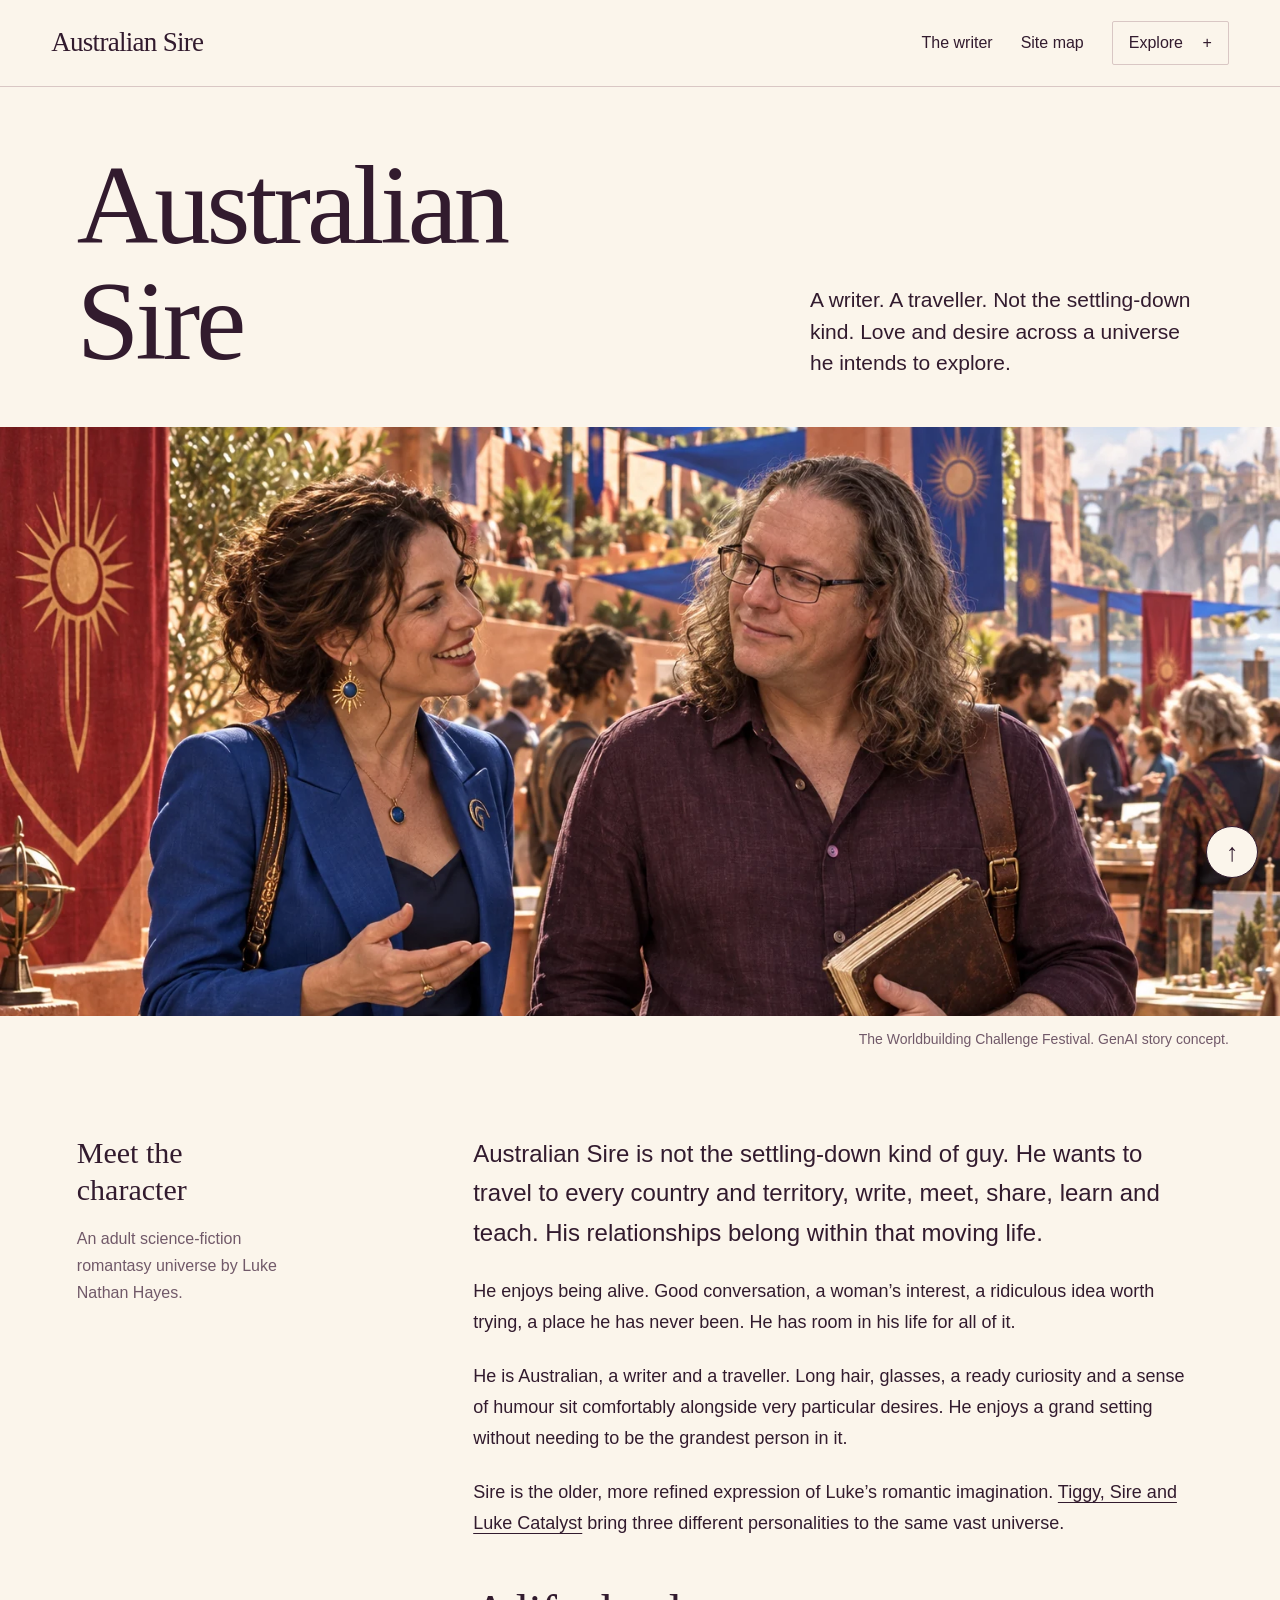
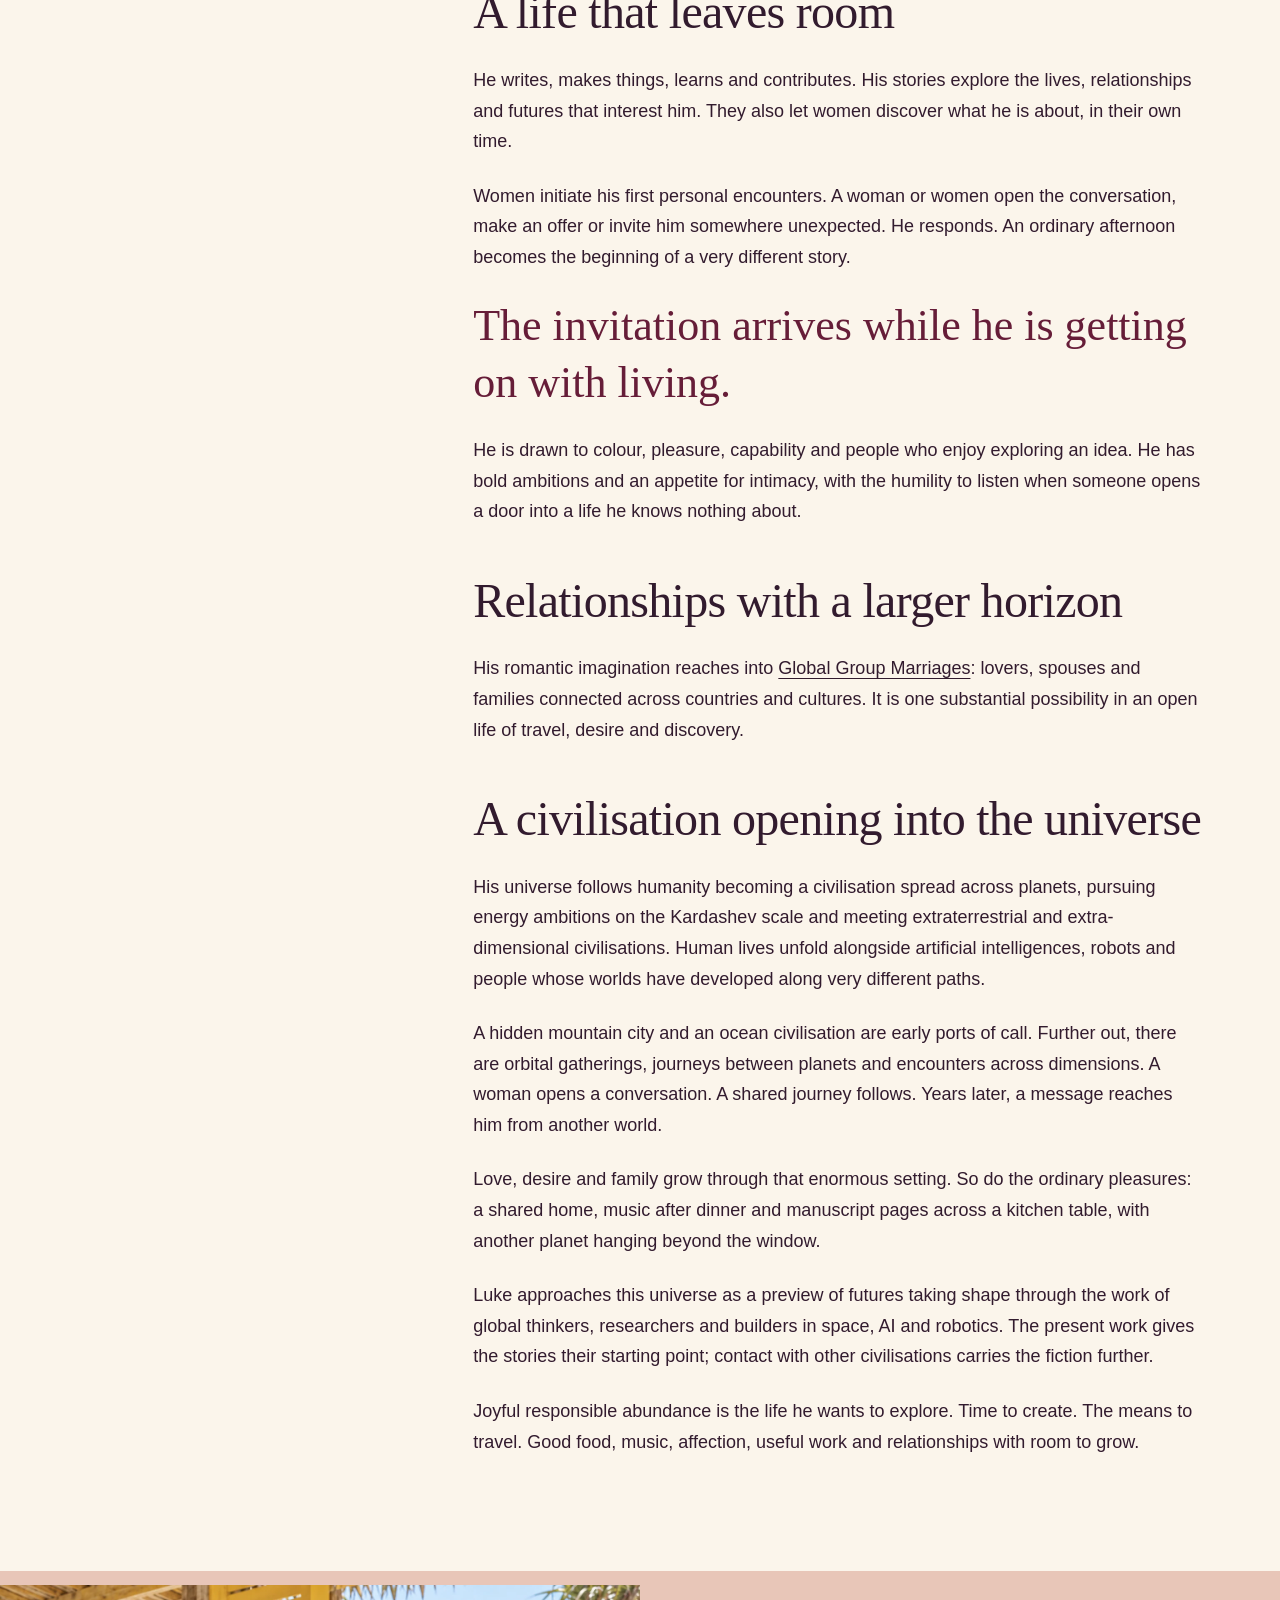
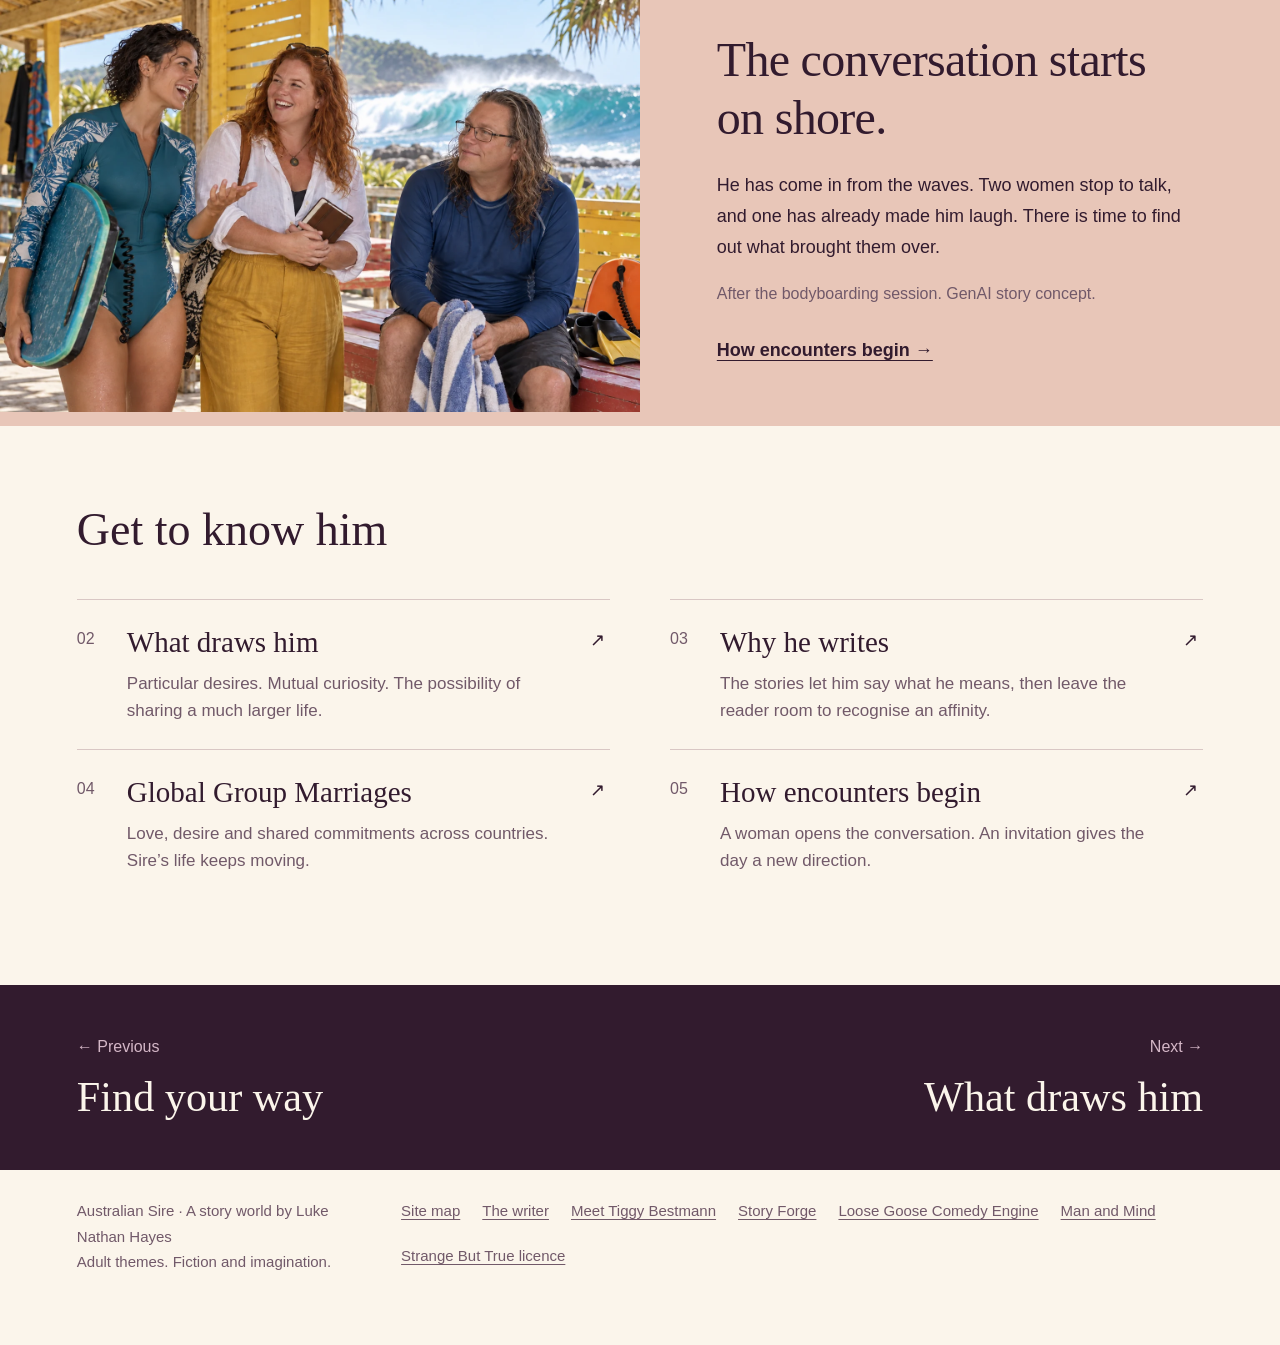
<file: index.html>
<!doctype html>
<html lang="en-AU"><head><meta charset="utf-8"><meta name="viewport" content="width=device-width,initial-scale=1"><meta name="description" content="Australian Sire’s open universe of desire, travel, group marriage and humanity across planets, with extraterrestrial and extra-dimensional possibilities."><meta name="theme-color" content="#661d38"><title>Australian Sire | A world of possibilities</title><link rel="icon" href="assets/favicon.ico"><link rel="apple-touch-icon" href="assets/icon-180.png"><link rel="stylesheet" href="assets/site.css?v=20261001-public"><script defer src="assets/site.js?v=20261001-direct-prose"></script></head>
<body class="home" id="top"><a class="skip" href="#main">Skip to content</a><header class="site-header"><a class="brand" href="index.html">Australian Sire</a><div class="header-links"><a href="writer.html">The writer</a><a href="sitemap.html">Site map</a><details class="menu"><summary>Explore</summary><nav aria-label="Chapters"><a href="index.html" aria-current="page">Australian Sire</a><a href="desire.html">What draws him</a><a href="writing.html">Why he writes</a><a href="group-marriages.html">Global Group Marriages</a><a href="encounters.html">How encounters begin</a><a href="worlds.html">The worlds around him</a><a href="journey.html">Every country and territory</a><a href="abundance.html">Joyful responsible abundance</a><a href="writer.html">The writer behind Sire</a><a href="sitemap.html">Find your way</a></nav></details></div></header>
<main id="main"><div class="masthead"><h1>Australian<br>Sire</h1><p class="intro">A writer. A traveller. Not the settling-down kind. Love and desire across a universe he intends to explore.</p></div><figure class="hero "><img src="assets/festival.webp" alt="A long-haired Australian writer listens as a woman approaches him at a colourful worldbuilding festival." width="1536" height="1024" fetchpriority="high"><figcaption>The Worldbuilding Challenge Festival. GenAI story concept.</figcaption></figure>
<div class="prose-layout" id="profile"><aside><p class="aside-title">Meet the character</p><p class="aside-note">An adult science-fiction romantasy universe by Luke Nathan Hayes.</p></aside><article class="article" aria-label="Australian Sire">
<p class="lead">Australian Sire is not the settling-down kind of guy. He wants to travel to every country and territory, write, meet, share, learn and teach. His relationships belong within that moving life.</p>
<p>He enjoys being alive. Good conversation, a woman’s interest, a ridiculous idea worth trying, a place he has never been. He has room in his life for all of it.</p>
<p>He is Australian, a writer and a traveller. Long hair, glasses, a ready curiosity and a sense of humour sit comfortably alongside very particular desires. He enjoys a grand setting without needing to be the grandest person in it.</p>
<p>Sire is the older, more refined expression of Luke’s romantic imagination. <a href="writer.html#three-personas">Tiggy, Sire and Luke Catalyst</a> bring three different personalities to the same vast universe.</p>
<h2>A life that leaves room</h2>
<p>He writes, makes things, learns and contributes. His stories explore the lives, relationships and futures that interest him. They also let women discover what he is about, in their own time.</p>
<p>Women initiate his first personal encounters. A woman or women open the conversation, make an offer or invite him somewhere unexpected. He responds. An ordinary afternoon becomes the beginning of a very different story.</p>
<p class="pullquote">The invitation arrives while he is getting on with living.</p>
<p>He is drawn to colour, pleasure, capability and people who enjoy exploring an idea. He has bold ambitions and an appetite for intimacy, with the humility to listen when someone opens a door into a life he knows nothing about.</p>
<h2>Relationships with a larger horizon</h2>
<p>His romantic imagination reaches into <a href="group-marriages.html">Global Group Marriages</a>: lovers, spouses and families connected across countries and cultures. It is one substantial possibility in an open life of travel, desire and discovery.</p>
<h2>A civilisation opening into the universe</h2>
<p>His universe follows humanity becoming a civilisation spread across planets, pursuing energy ambitions on the Kardashev scale and meeting extraterrestrial and extra-dimensional civilisations. Human lives unfold alongside artificial intelligences, robots and people whose worlds have developed along very different paths.</p>
<p>A hidden mountain city and an ocean civilisation are early ports of call. Further out, there are orbital gatherings, journeys between planets and encounters across dimensions. A woman opens a conversation. A shared journey follows. Years later, a message reaches him from another world.</p>
<p>Love, desire and family grow through that enormous setting. So do the ordinary pleasures: a shared home, music after dinner and manuscript pages across a kitchen table, with another planet hanging beyond the window.</p>
<p>Luke approaches this universe as a preview of futures taking shape through the work of global thinkers, researchers and builders in space, AI and robotics. The present work gives the stories their starting point; contact with other civilisations carries the fiction further.</p>
<p>Joyful responsible abundance is the life he wants to explore. Time to create. The means to travel. Good food, music, affection, useful work and relationships with room to grow.</p></article></div><section class="feature"><img src="assets/island-conversation.webp" alt="Two women begin a cheerful conversation with Sire beside the bodyboards at an island surf pavilion." width="1536" height="1024" loading="lazy"><div class="feature-copy"><h2>The conversation starts on shore.</h2><p>He has come in from the waves. Two women stop to talk, and one has already made him laugh. There is time to find out what brought them over.</p><p class="aside-note">After the bodyboarding session. GenAI story concept.</p><a class="text-link" href="encounters.html">How encounters begin →</a></div></section><section class="chapter-list"><h2>Get to know him</h2><div class="chapter-grid"><a class="chapter-card" href="desire.html"><span class="number">02</span><div><h3>What draws him</h3><p>Particular desires. Mutual curiosity. The possibility of sharing a much larger life.</p></div><span aria-hidden="true">↗</span></a><a class="chapter-card" href="writing.html"><span class="number">03</span><div><h3>Why he writes</h3><p>The stories let him say what he means, then leave the reader room to recognise an affinity.</p></div><span aria-hidden="true">↗</span></a><a class="chapter-card" href="group-marriages.html"><span class="number">04</span><div><h3>Global Group Marriages</h3><p>Love, desire and shared commitments across countries. Sire’s life keeps moving.</p></div><span aria-hidden="true">↗</span></a><a class="chapter-card" href="encounters.html"><span class="number">05</span><div><h3>How encounters begin</h3><p>A woman opens the conversation. An invitation gives the day a new direction.</p></div><span aria-hidden="true">↗</span></a></div></section></main>
<nav class="page-turn" aria-label="Previous and next chapters"><a rel="prev" href="sitemap.html"><span>← Previous</span><strong>Find your way</strong></a><a rel="next" href="desire.html"><span>Next →</span><strong>What draws him</strong></a></nav><footer class="site-footer"><p>Australian Sire · A story world by Luke Nathan Hayes<br>Adult themes. Fiction and imagination.</p><nav aria-label="Footer"><a href="sitemap.html">Site map</a><a href="writer.html">The writer</a><a href="https://auraofintelligence.github.io/tiggy-bestmann/">Meet Tiggy Bestmann</a><a href="https://auraofintelligence.github.io/australian-sire-story-forge/">Story Forge</a><a href="https://auraofintelligence.github.io/loose-goose-comedy-engine/">Loose Goose Comedy Engine</a><a href="https://auraofintelligence.github.io/luke-nathan-hayes-man-and-mind/">Man and Mind</a><a href="https://github.com/auraofintelligence/australiansire/blob/main/LICENCE.md">Strange But True licence</a></nav></footer><a class="to-top" href="#top" aria-label="Back to top">↑</a></body></html>
</file>
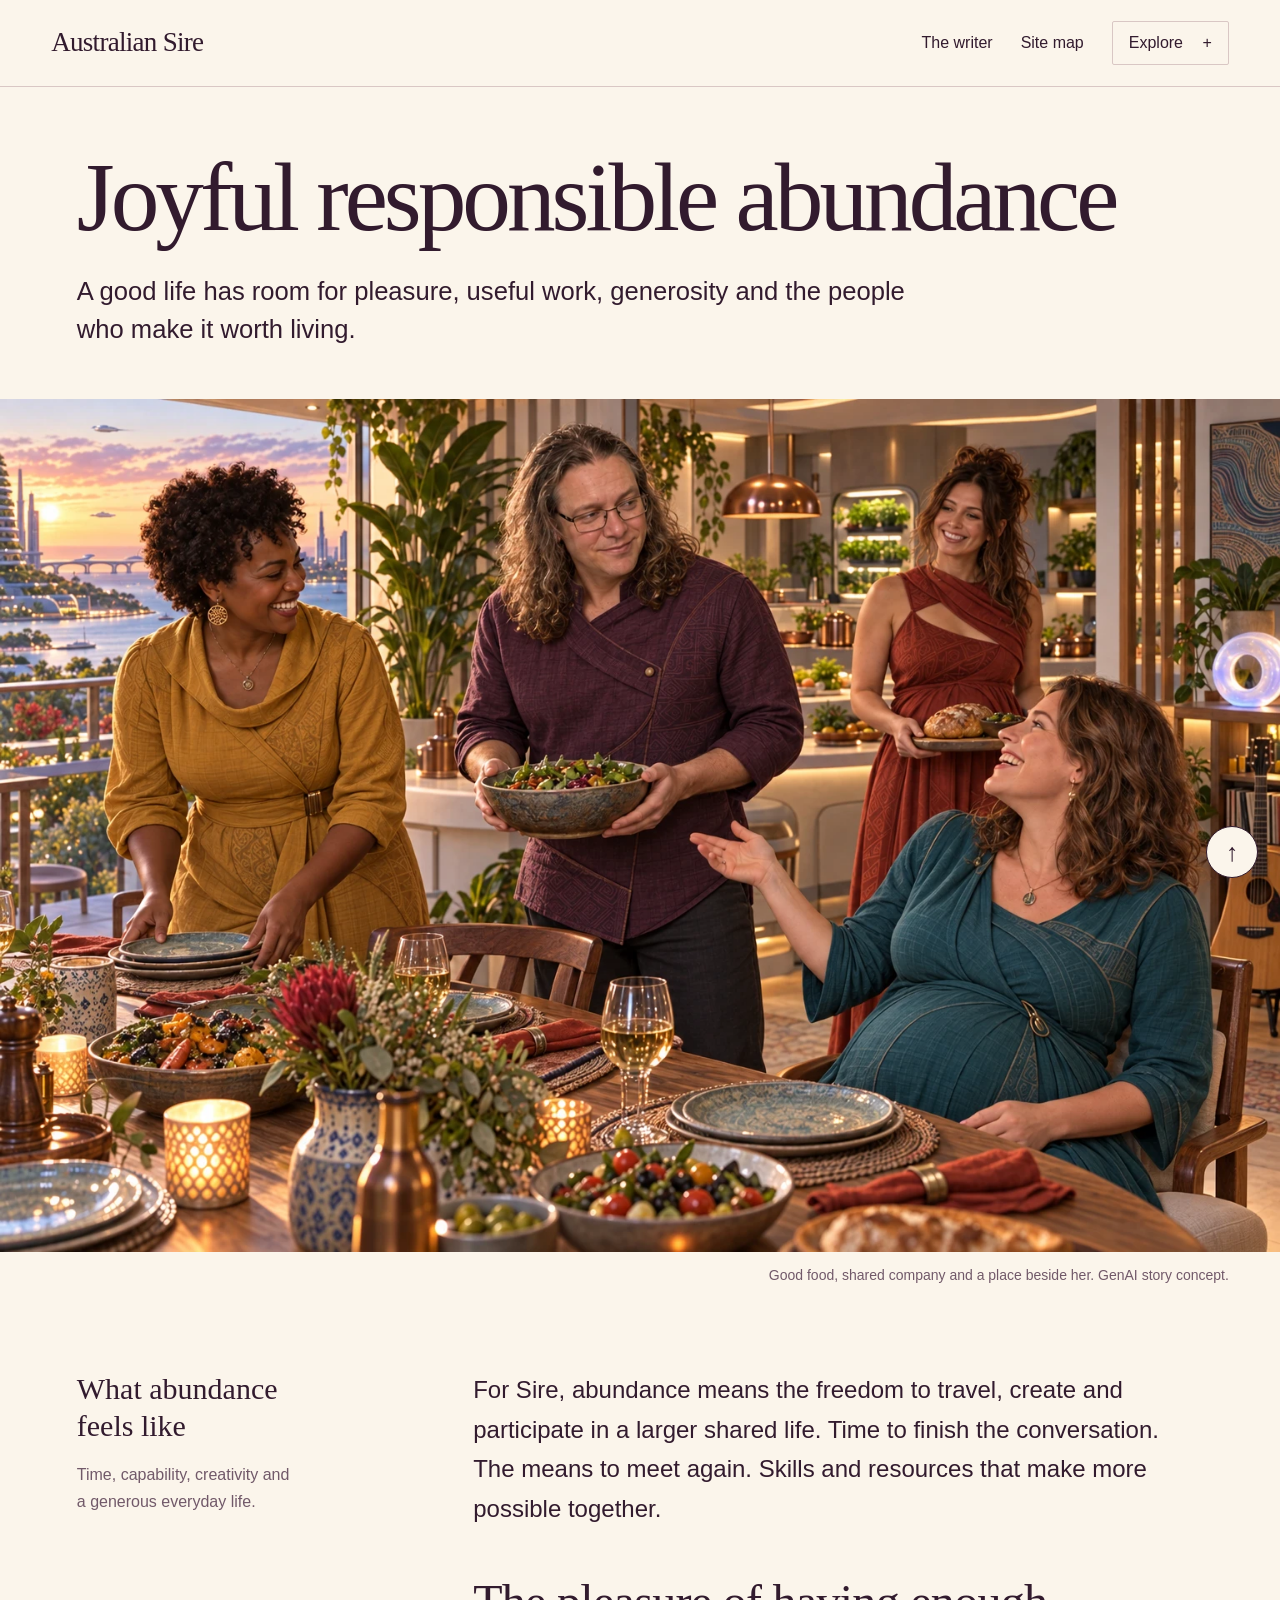
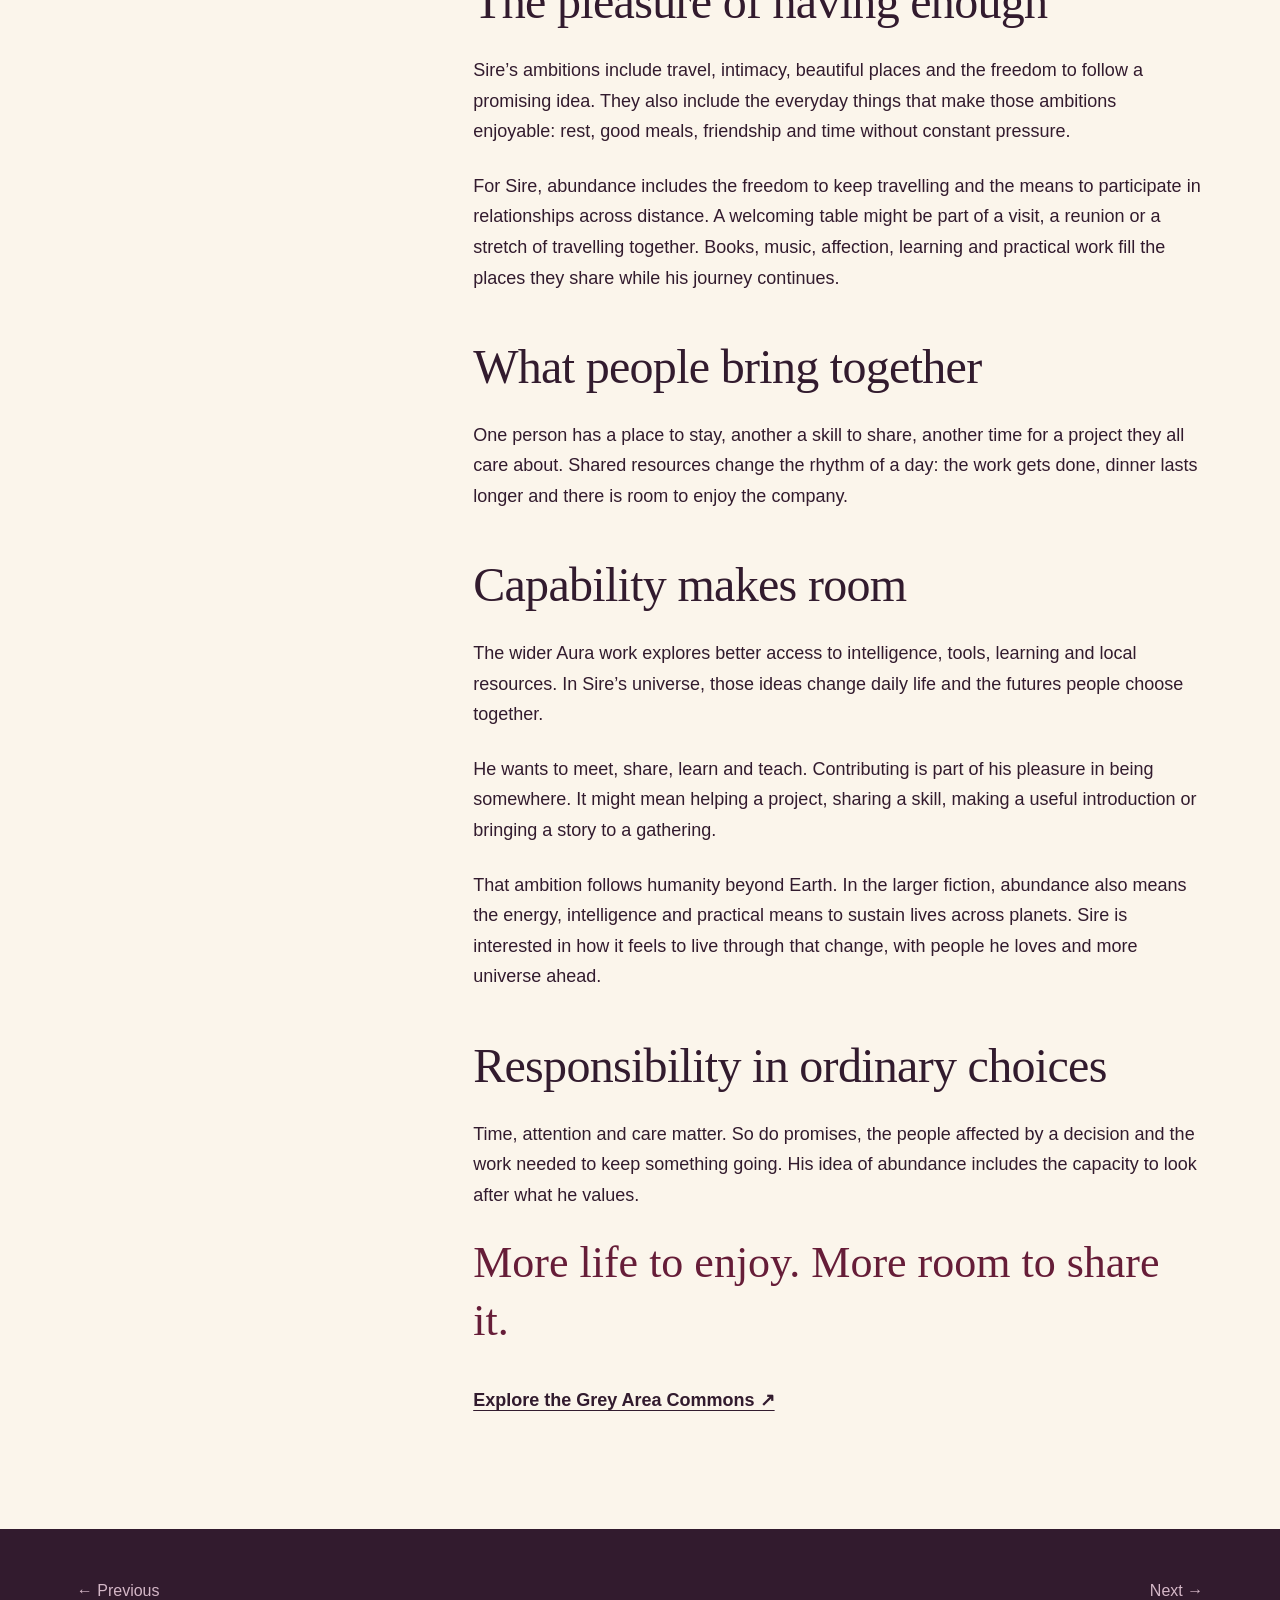
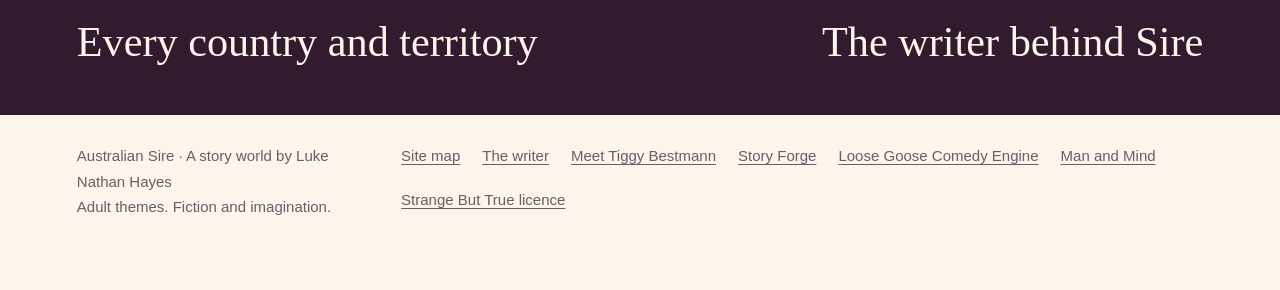
<file: abundance.html>
<!doctype html>
<html lang="en-AU"><head><meta charset="utf-8"><meta name="viewport" content="width=device-width,initial-scale=1"><meta name="description" content="The life Australian Sire wants to explore: shared capability, creative freedom, pleasure and time."><meta name="theme-color" content="#661d38"><title>Joyful responsible abundance | Australian Sire</title><link rel="icon" href="assets/favicon.ico"><link rel="apple-touch-icon" href="assets/icon-180.png"><link rel="stylesheet" href="assets/site.css?v=20261001-public"><script defer src="assets/site.js?v=20261001-direct-prose"></script></head>
<body class="" id="top"><a class="skip" href="#main">Skip to content</a><header class="site-header"><a class="brand" href="index.html">Australian Sire</a><div class="header-links"><a href="writer.html">The writer</a><a href="sitemap.html">Site map</a><details class="menu"><summary>Explore</summary><nav aria-label="Chapters"><a href="index.html">Australian Sire</a><a href="desire.html">What draws him</a><a href="writing.html">Why he writes</a><a href="group-marriages.html">Global Group Marriages</a><a href="encounters.html">How encounters begin</a><a href="worlds.html">The worlds around him</a><a href="journey.html">Every country and territory</a><a href="abundance.html" aria-current="page">Joyful responsible abundance</a><a href="writer.html">The writer behind Sire</a><a href="sitemap.html">Find your way</a></nav></details></div></header>
<main id="main"><div class="masthead"><h1>Joyful responsible abundance</h1><p class="intro">A good life has room for pleasure, useful work, generosity and the people who make it worth living.</p></div><figure class="hero "><img src="assets/shared-table-evening.webp" alt="A pregnant woman in teal calls Sire over as adult friends share a laugh and prepare dinner in a colourful coastal home." width="1536" height="1024" fetchpriority="high"><figcaption>Good food, shared company and a place beside her. GenAI story concept.</figcaption></figure>
<div class="prose-layout" id="profile"><aside><p class="aside-title">What abundance feels like</p><p class="aside-note">Time, capability, creativity and a generous everyday life.</p></aside><article class="article" aria-label="Joyful responsible abundance">
<p class="lead">For Sire, abundance means the freedom to travel, create and participate in a larger shared life. Time to finish the conversation. The means to meet again. Skills and resources that make more possible together.</p>
<h2>The pleasure of having enough</h2>
<p>Sire’s ambitions include travel, intimacy, beautiful places and the freedom to follow a promising idea. They also include the everyday things that make those ambitions enjoyable: rest, good meals, friendship and time without constant pressure.</p>
<p>For Sire, abundance includes the freedom to keep travelling and the means to participate in relationships across distance. A welcoming table might be part of a visit, a reunion or a stretch of travelling together. Books, music, affection, learning and practical work fill the places they share while his journey continues.</p>
<h2>What people bring together</h2>
<p>One person has a place to stay, another a skill to share, another time for a project they all care about. Shared resources change the rhythm of a day: the work gets done, dinner lasts longer and there is room to enjoy the company.</p>
<h2>Capability makes room</h2>
<p>The wider Aura work explores better access to intelligence, tools, learning and local resources. In Sire’s universe, those ideas change daily life and the futures people choose together.</p>
<p>He wants to meet, share, learn and teach. Contributing is part of his pleasure in being somewhere. It might mean helping a project, sharing a skill, making a useful introduction or bringing a story to a gathering.</p>
<p>That ambition follows humanity beyond Earth. In the larger fiction, abundance also means the energy, intelligence and practical means to sustain lives across planets. Sire is interested in how it feels to live through that change, with people he loves and more universe ahead.</p>
<h2>Responsibility in ordinary choices</h2>
<p>Time, attention and care matter. So do promises, the people affected by a decision and the work needed to keep something going. His idea of abundance includes the capacity to look after what he values.</p>
<p class="pullquote">More life to enjoy. More room to share it.</p>
<p><a class="text-link" href="https://auraofintelligence.github.io/grey-area-commons/">Explore the Grey Area Commons ↗</a></p></article></div></main>
<nav class="page-turn" aria-label="Previous and next chapters"><a rel="prev" href="journey.html"><span>← Previous</span><strong>Every country and territory</strong></a><a rel="next" href="writer.html"><span>Next →</span><strong>The writer behind Sire</strong></a></nav><footer class="site-footer"><p>Australian Sire · A story world by Luke Nathan Hayes<br>Adult themes. Fiction and imagination.</p><nav aria-label="Footer"><a href="sitemap.html">Site map</a><a href="writer.html">The writer</a><a href="https://auraofintelligence.github.io/tiggy-bestmann/">Meet Tiggy Bestmann</a><a href="https://auraofintelligence.github.io/australian-sire-story-forge/">Story Forge</a><a href="https://auraofintelligence.github.io/loose-goose-comedy-engine/">Loose Goose Comedy Engine</a><a href="https://auraofintelligence.github.io/luke-nathan-hayes-man-and-mind/">Man and Mind</a><a href="https://github.com/auraofintelligence/australiansire/blob/main/LICENCE.md">Strange But True licence</a></nav></footer><a class="to-top" href="#top" aria-label="Back to top">↑</a></body></html>
</file>
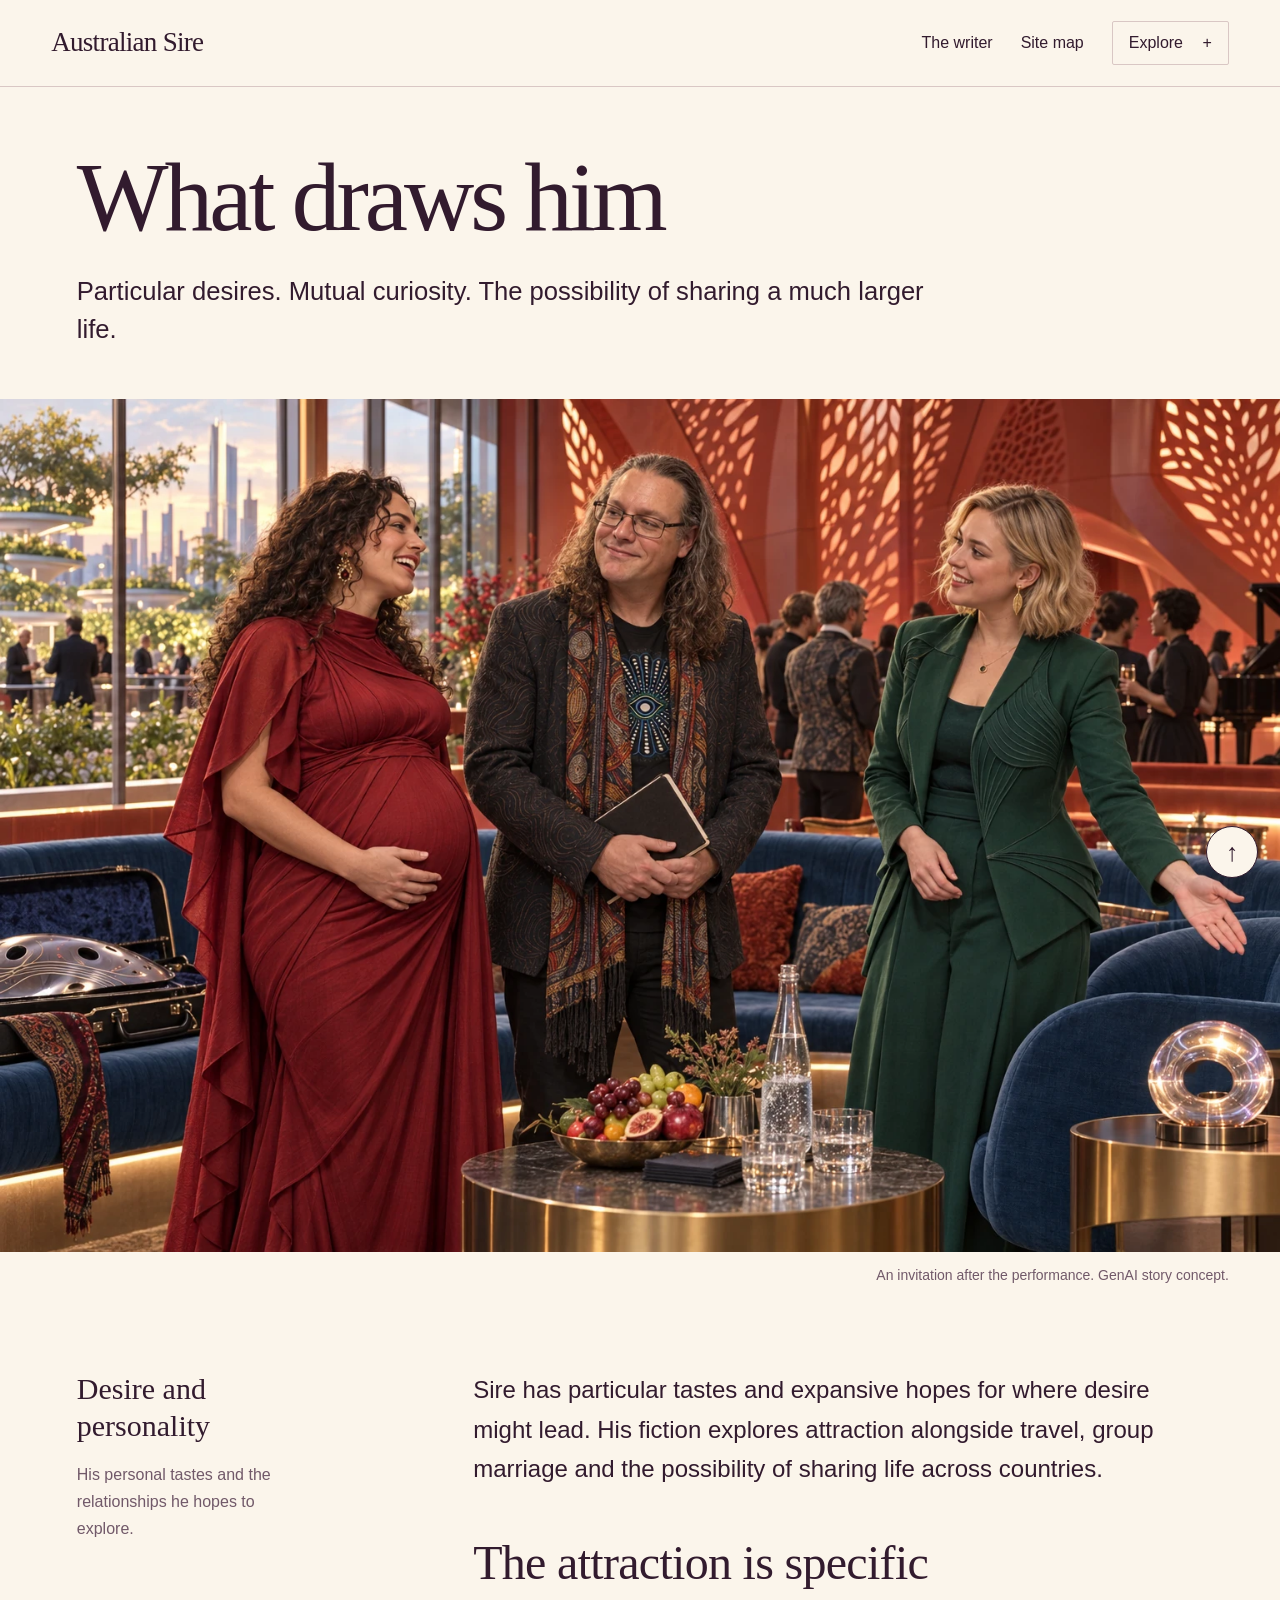
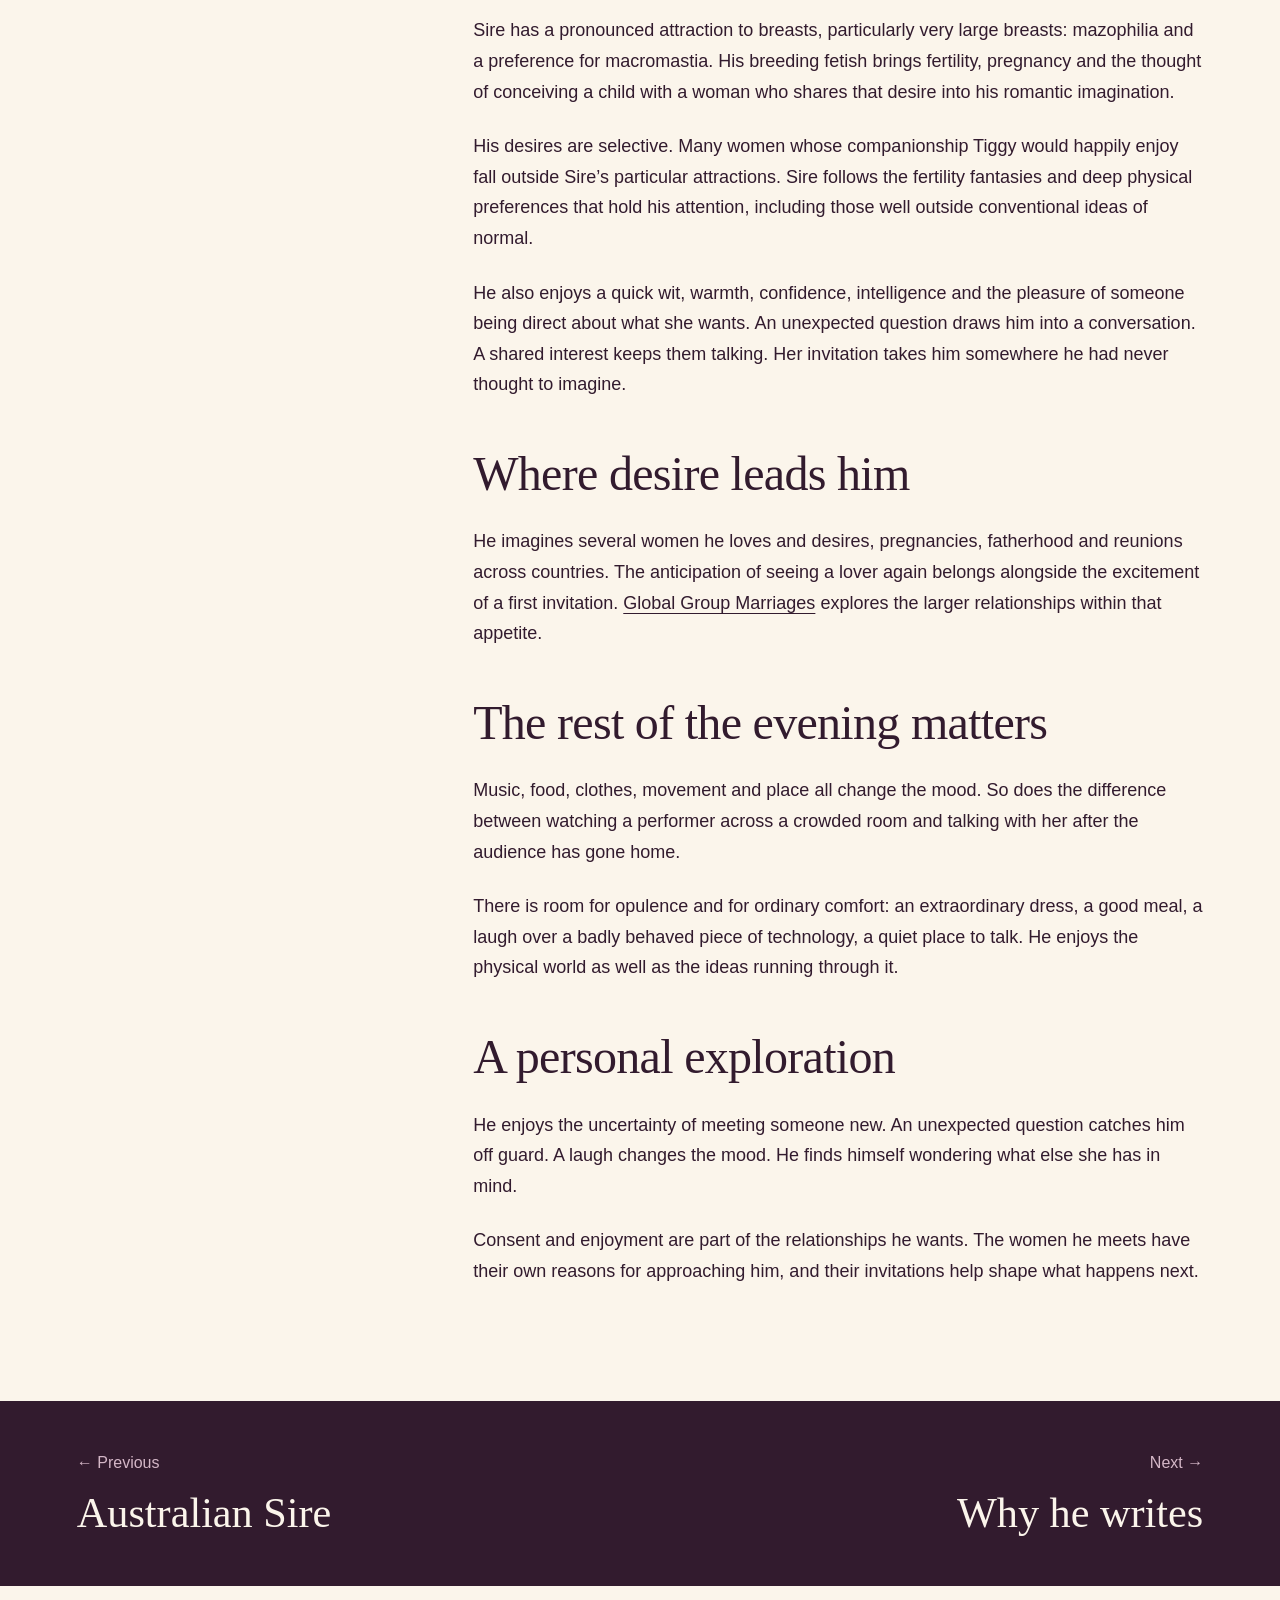
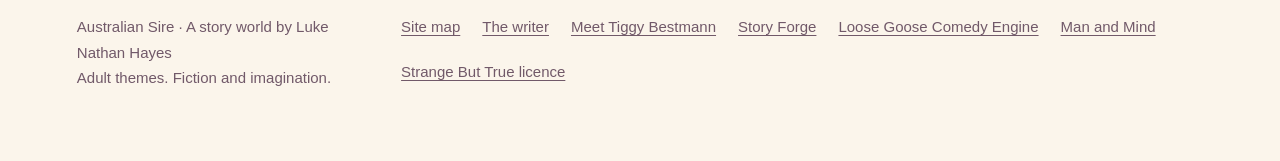
<file: desire.html>
<!doctype html>
<html lang="en-AU"><head><meta charset="utf-8"><meta name="viewport" content="width=device-width,initial-scale=1"><meta name="description" content="Sire’s personal desires, attraction and hopes for larger relationships within a continuing life of travel."><meta name="theme-color" content="#661d38"><title>What draws him | Australian Sire</title><link rel="icon" href="assets/favicon.ico"><link rel="apple-touch-icon" href="assets/icon-180.png"><link rel="stylesheet" href="assets/site.css?v=20261001-public"><script defer src="assets/site.js?v=20261001-direct-prose"></script></head>
<body class="" id="top"><a class="skip" href="#main">Skip to content</a><header class="site-header"><a class="brand" href="index.html">Australian Sire</a><div class="header-links"><a href="writer.html">The writer</a><a href="sitemap.html">Site map</a><details class="menu"><summary>Explore</summary><nav aria-label="Chapters"><a href="index.html">Australian Sire</a><a href="desire.html" aria-current="page">What draws him</a><a href="writing.html">Why he writes</a><a href="group-marriages.html">Global Group Marriages</a><a href="encounters.html">How encounters begin</a><a href="worlds.html">The worlds around him</a><a href="journey.html">Every country and territory</a><a href="abundance.html">Joyful responsible abundance</a><a href="writer.html">The writer behind Sire</a><a href="sitemap.html">Find your way</a></nav></details></div></header>
<main id="main"><div class="masthead"><h1>What draws him</h1><p class="intro">Particular desires. Mutual curiosity. The possibility of sharing a much larger life.</p></div><figure class="hero "><img src="assets/theatre-reception.webp" alt="A visibly pregnant singer in a garnet dress and her friend in emerald invite Sire to join their conversation in a future theatre lounge." width="1536" height="1024" fetchpriority="high"><figcaption>An invitation after the performance. GenAI story concept.</figcaption></figure>
<div class="prose-layout" id="profile"><aside><p class="aside-title">Desire and personality</p><p class="aside-note">His personal tastes and the relationships he hopes to explore.</p></aside><article class="article" aria-label="What draws him">
<p class="lead">Sire has particular tastes and expansive hopes for where desire might lead. His fiction explores attraction alongside travel, group marriage and the possibility of sharing life across countries.</p>
<h2>The attraction is specific</h2>
<p>Sire has a pronounced attraction to breasts, particularly very large breasts: mazophilia and a preference for macromastia. His breeding fetish brings fertility, pregnancy and the thought of conceiving a child with a woman who shares that desire into his romantic imagination.</p>
<p>His desires are selective. Many women whose companionship Tiggy would happily enjoy fall outside Sire’s particular attractions. Sire follows the fertility fantasies and deep physical preferences that hold his attention, including those well outside conventional ideas of normal.</p>
<p>He also enjoys a quick wit, warmth, confidence, intelligence and the pleasure of someone being direct about what she wants. An unexpected question draws him into a conversation. A shared interest keeps them talking. Her invitation takes him somewhere he had never thought to imagine.</p>
<h2>Where desire leads him</h2>
<p>He imagines several women he loves and desires, pregnancies, fatherhood and reunions across countries. The anticipation of seeing a lover again belongs alongside the excitement of a first invitation. <a href="group-marriages.html">Global Group Marriages</a> explores the larger relationships within that appetite.</p>
<h2>The rest of the evening matters</h2>
<p>Music, food, clothes, movement and place all change the mood. So does the difference between watching a performer across a crowded room and talking with her after the audience has gone home.</p>
<p>There is room for opulence and for ordinary comfort: an extraordinary dress, a good meal, a laugh over a badly behaved piece of technology, a quiet place to talk. He enjoys the physical world as well as the ideas running through it.</p>
<h2>A personal exploration</h2>
<p>He enjoys the uncertainty of meeting someone new. An unexpected question catches him off guard. A laugh changes the mood. He finds himself wondering what else she has in mind.</p>
<p>Consent and enjoyment are part of the relationships he wants. The women he meets have their own reasons for approaching him, and their invitations help shape what happens next.</p></article></div></main>
<nav class="page-turn" aria-label="Previous and next chapters"><a rel="prev" href="index.html"><span>← Previous</span><strong>Australian Sire</strong></a><a rel="next" href="writing.html"><span>Next →</span><strong>Why he writes</strong></a></nav><footer class="site-footer"><p>Australian Sire · A story world by Luke Nathan Hayes<br>Adult themes. Fiction and imagination.</p><nav aria-label="Footer"><a href="sitemap.html">Site map</a><a href="writer.html">The writer</a><a href="https://auraofintelligence.github.io/tiggy-bestmann/">Meet Tiggy Bestmann</a><a href="https://auraofintelligence.github.io/australian-sire-story-forge/">Story Forge</a><a href="https://auraofintelligence.github.io/loose-goose-comedy-engine/">Loose Goose Comedy Engine</a><a href="https://auraofintelligence.github.io/luke-nathan-hayes-man-and-mind/">Man and Mind</a><a href="https://github.com/auraofintelligence/australiansire/blob/main/LICENCE.md">Strange But True licence</a></nav></footer><a class="to-top" href="#top" aria-label="Back to top">↑</a></body></html>
</file>
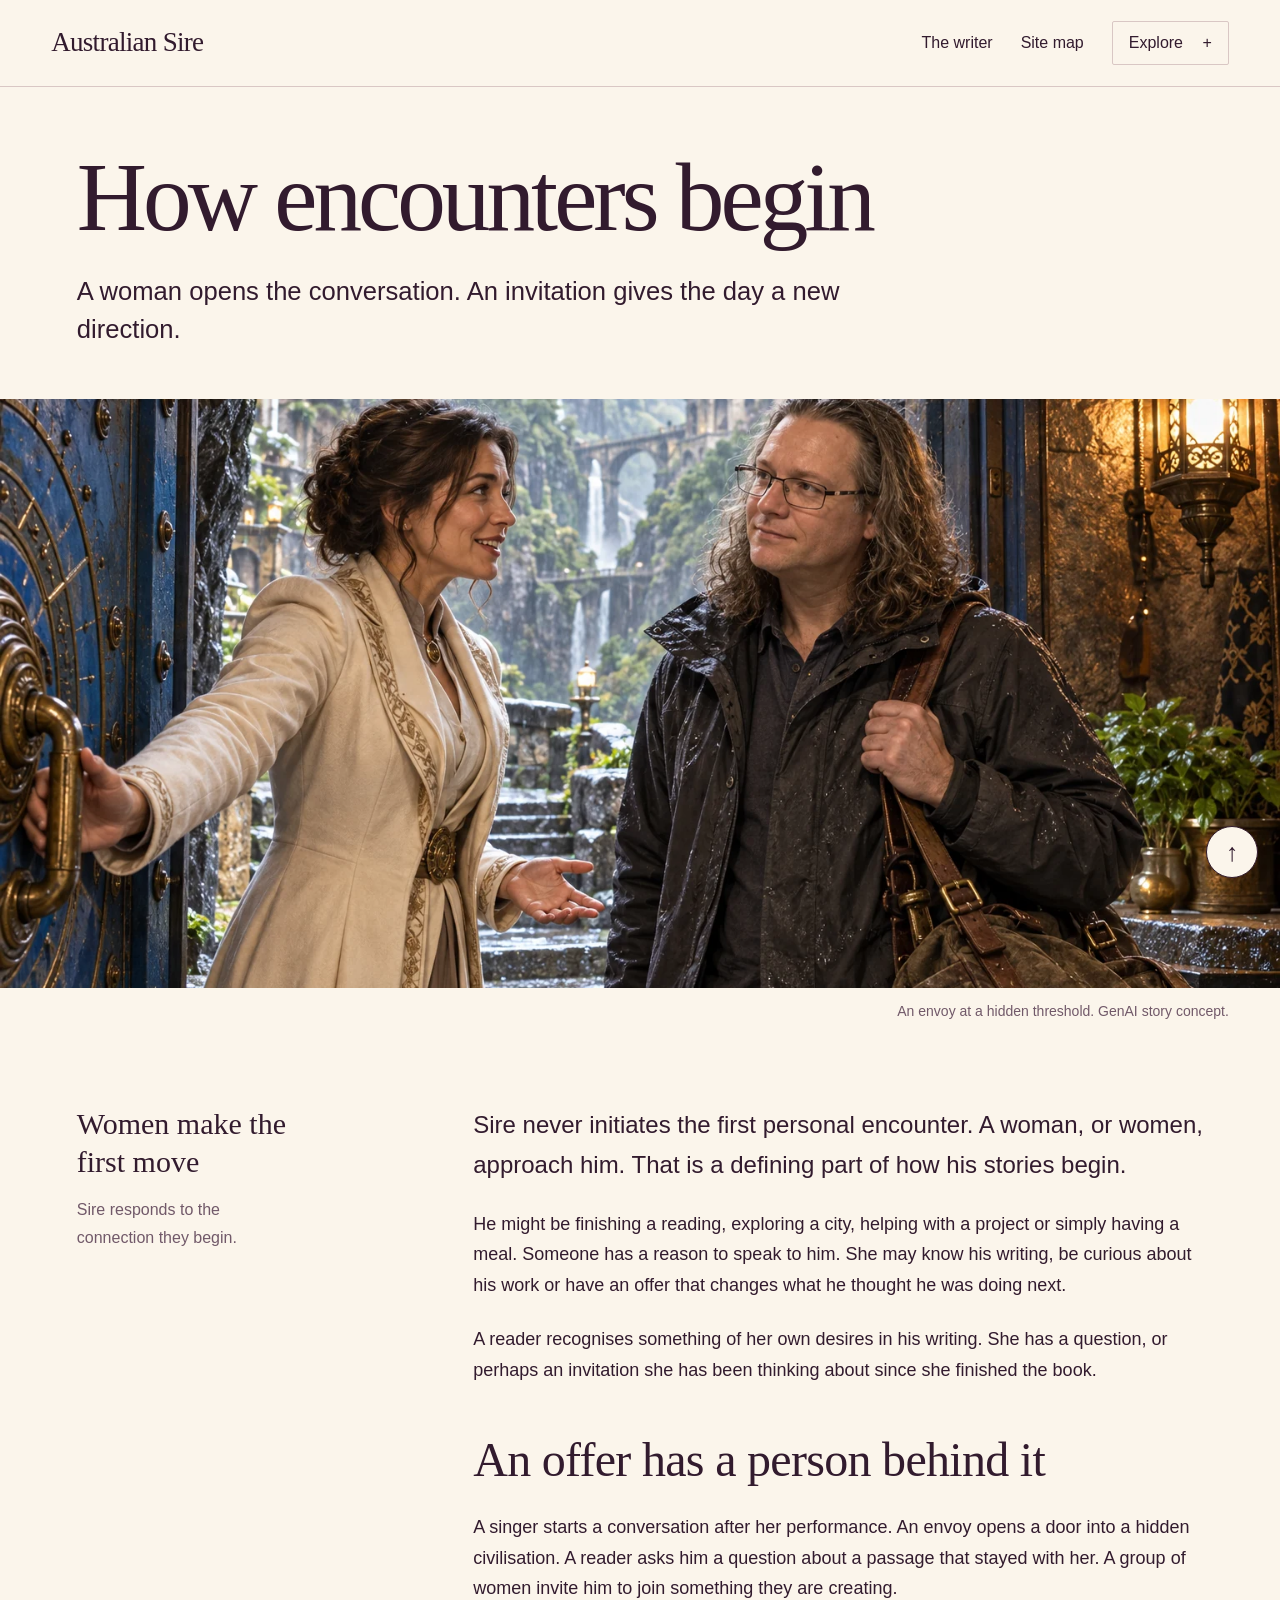
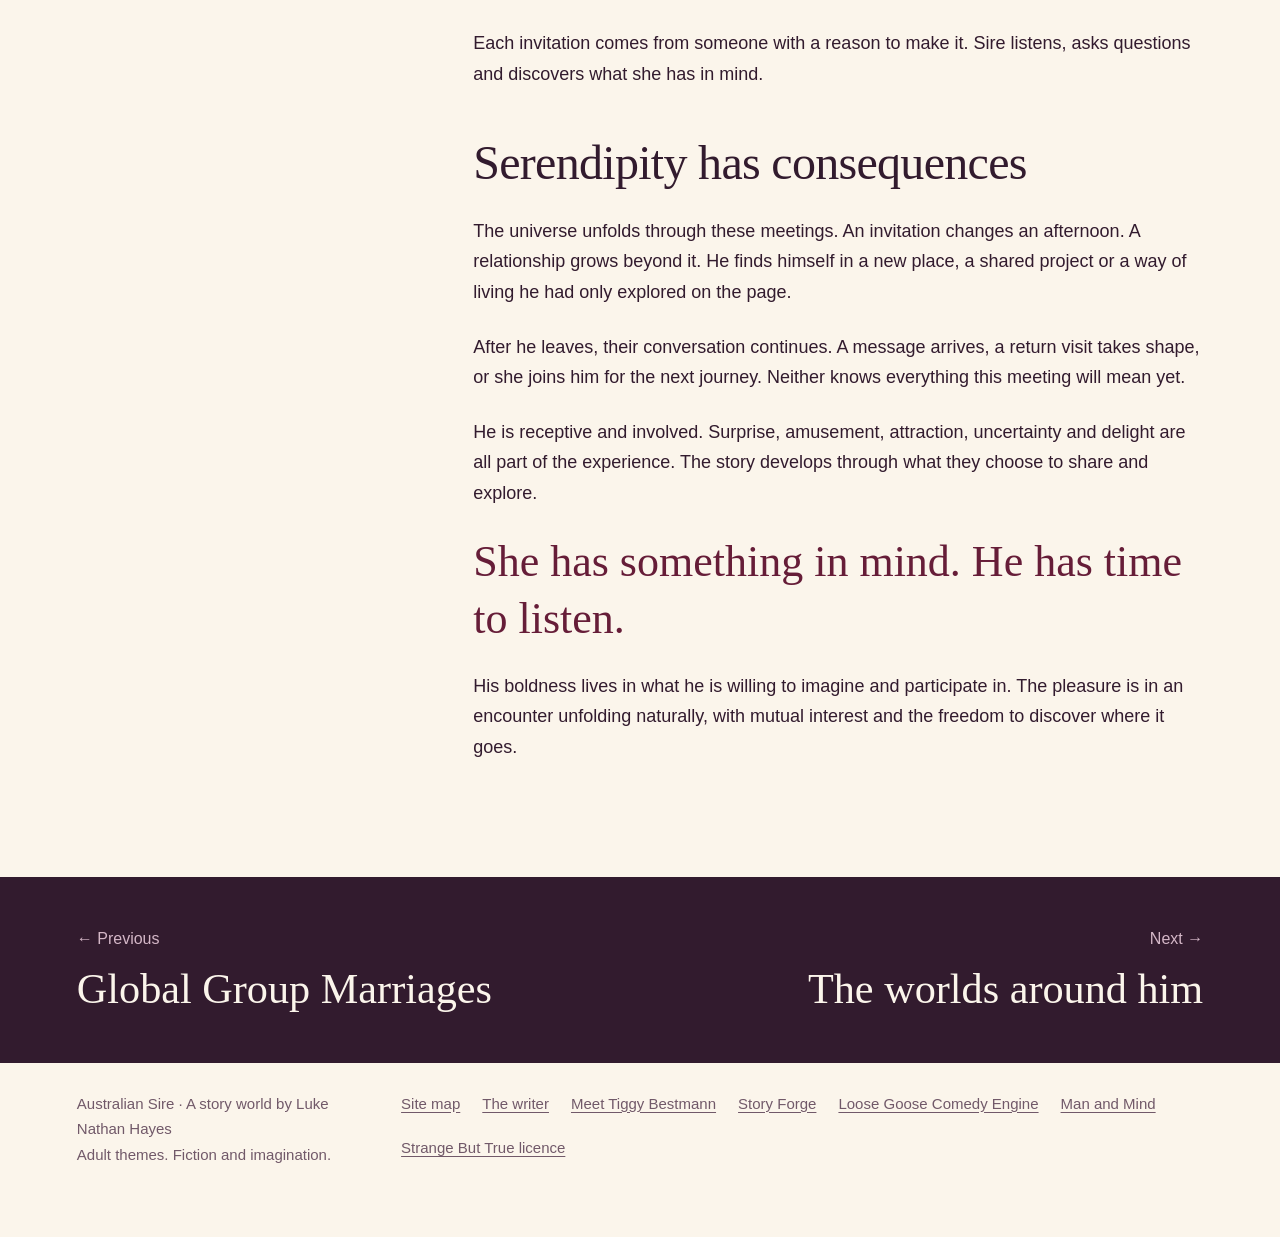
<file: encounters.html>
<!doctype html>
<html lang="en-AU"><head><meta charset="utf-8"><meta name="viewport" content="width=device-width,initial-scale=1"><meta name="description" content="Women-led first encounters, invitations and organic serendipity in Australian Sire’s story world."><meta name="theme-color" content="#661d38"><title>How encounters begin | Australian Sire</title><link rel="icon" href="assets/favicon.ico"><link rel="apple-touch-icon" href="assets/icon-180.png"><link rel="stylesheet" href="assets/site.css?v=20261001-public"><script defer src="assets/site.js?v=20261001-direct-prose"></script></head>
<body class="" id="top"><a class="skip" href="#main">Skip to content</a><header class="site-header"><a class="brand" href="index.html">Australian Sire</a><div class="header-links"><a href="writer.html">The writer</a><a href="sitemap.html">Site map</a><details class="menu"><summary>Explore</summary><nav aria-label="Chapters"><a href="index.html">Australian Sire</a><a href="desire.html">What draws him</a><a href="writing.html">Why he writes</a><a href="group-marriages.html">Global Group Marriages</a><a href="encounters.html" aria-current="page">How encounters begin</a><a href="worlds.html">The worlds around him</a><a href="journey.html">Every country and territory</a><a href="abundance.html">Joyful responsible abundance</a><a href="writer.html">The writer behind Sire</a><a href="sitemap.html">Find your way</a></nav></details></div></header>
<main id="main"><div class="masthead"><h1>How encounters begin</h1><p class="intro">A woman opens the conversation. An invitation gives the day a new direction.</p></div><figure class="hero "><img src="assets/threshold.webp" alt="An adult woman envoy opens a mountain doorway and welcomes Sire in from the rain." width="1536" height="1024" fetchpriority="high"><figcaption>An envoy at a hidden threshold. GenAI story concept.</figcaption></figure>
<div class="prose-layout" id="profile"><aside><p class="aside-title">Women make the first move</p><p class="aside-note">Sire responds to the connection they begin.</p></aside><article class="article" aria-label="How encounters begin">
<p class="lead">Sire never initiates the first personal encounter. A woman, or women, approach him. That is a defining part of how his stories begin.</p>
<p>He might be finishing a reading, exploring a city, helping with a project or simply having a meal. Someone has a reason to speak to him. She may know his writing, be curious about his work or have an offer that changes what he thought he was doing next.</p>
<p>A reader recognises something of her own desires in his writing. She has a question, or perhaps an invitation she has been thinking about since she finished the book.</p>
<h2>An offer has a person behind it</h2>
<p>A singer starts a conversation after her performance. An envoy opens a door into a hidden civilisation. A reader asks him a question about a passage that stayed with her. A group of women invite him to join something they are creating.</p>
<p>Each invitation comes from someone with a reason to make it. Sire listens, asks questions and discovers what she has in mind.</p>
<h2>Serendipity has consequences</h2>
<p>The universe unfolds through these meetings. An invitation changes an afternoon. A relationship grows beyond it. He finds himself in a new place, a shared project or a way of living he had only explored on the page.</p>
<p>After he leaves, their conversation continues. A message arrives, a return visit takes shape, or she joins him for the next journey. Neither knows everything this meeting will mean yet.</p>
<p>He is receptive and involved. Surprise, amusement, attraction, uncertainty and delight are all part of the experience. The story develops through what they choose to share and explore.</p>
<p class="pullquote">She has something in mind. He has time to listen.</p>
<p>His boldness lives in what he is willing to imagine and participate in. The pleasure is in an encounter unfolding naturally, with mutual interest and the freedom to discover where it goes.</p></article></div></main>
<nav class="page-turn" aria-label="Previous and next chapters"><a rel="prev" href="group-marriages.html"><span>← Previous</span><strong>Global Group Marriages</strong></a><a rel="next" href="worlds.html"><span>Next →</span><strong>The worlds around him</strong></a></nav><footer class="site-footer"><p>Australian Sire · A story world by Luke Nathan Hayes<br>Adult themes. Fiction and imagination.</p><nav aria-label="Footer"><a href="sitemap.html">Site map</a><a href="writer.html">The writer</a><a href="https://auraofintelligence.github.io/tiggy-bestmann/">Meet Tiggy Bestmann</a><a href="https://auraofintelligence.github.io/australian-sire-story-forge/">Story Forge</a><a href="https://auraofintelligence.github.io/loose-goose-comedy-engine/">Loose Goose Comedy Engine</a><a href="https://auraofintelligence.github.io/luke-nathan-hayes-man-and-mind/">Man and Mind</a><a href="https://github.com/auraofintelligence/australiansire/blob/main/LICENCE.md">Strange But True licence</a></nav></footer><a class="to-top" href="#top" aria-label="Back to top">↑</a></body></html>
</file>
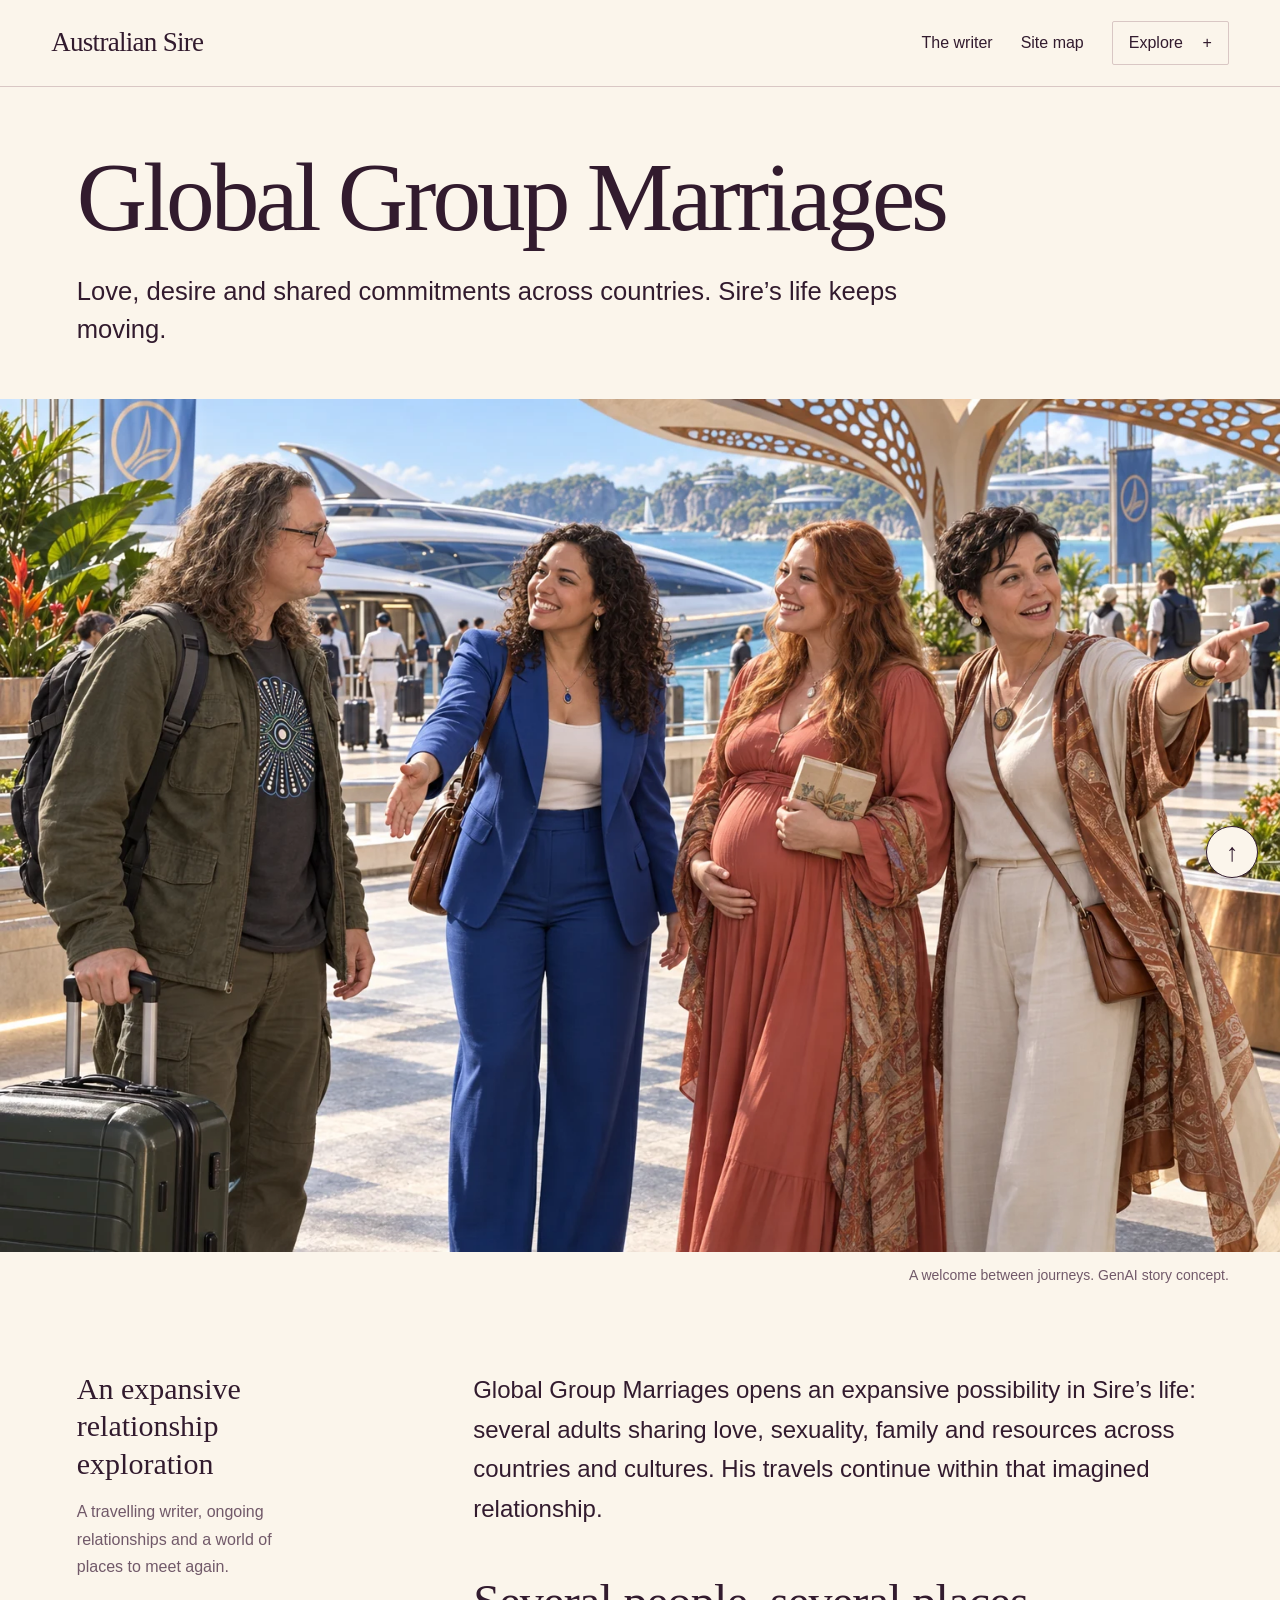
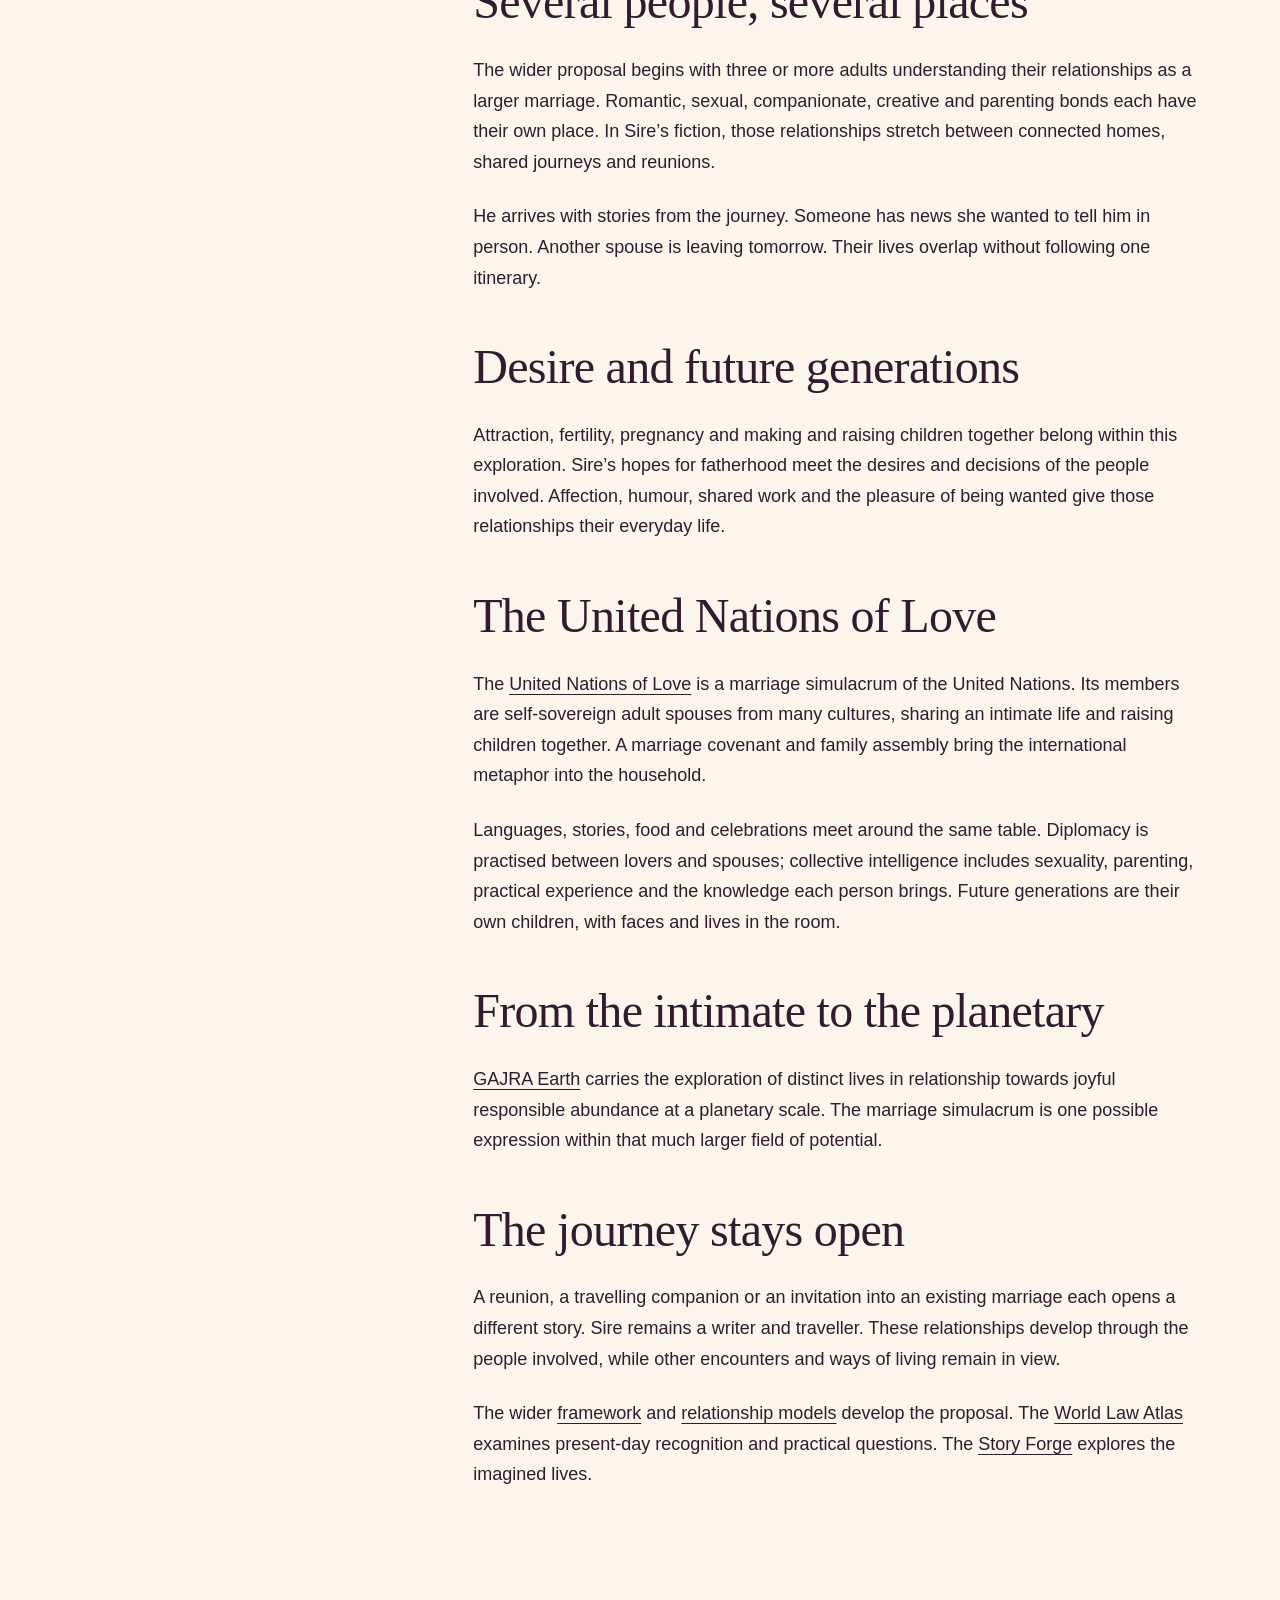
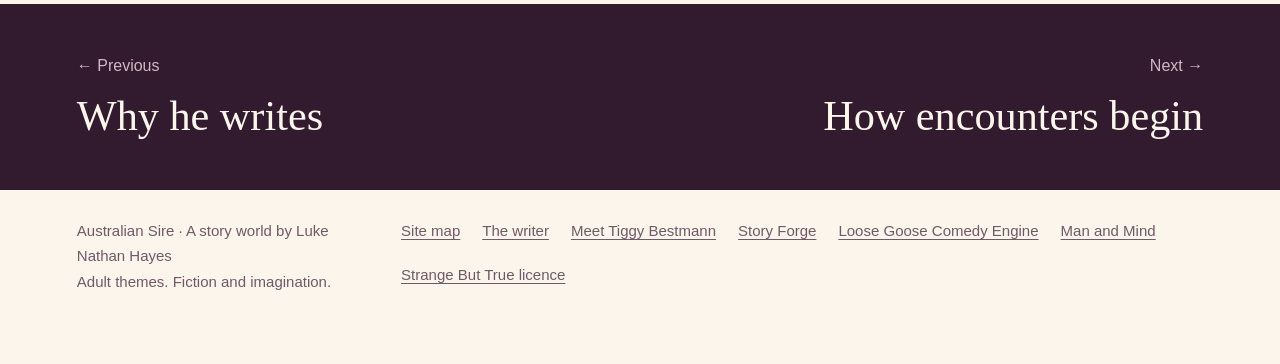
<file: group-marriages.html>
<!doctype html>
<html lang="en-AU"><head><meta charset="utf-8"><meta name="viewport" content="width=device-width,initial-scale=1"><meta name="description" content="Global Group Marriages, the United Nations of Love marriage simulacrum and GAJRA Earth within Australian Sire’s wider scope of potential."><meta name="theme-color" content="#661d38"><title>Global Group Marriages | Australian Sire</title><link rel="icon" href="assets/favicon.ico"><link rel="apple-touch-icon" href="assets/icon-180.png"><link rel="stylesheet" href="assets/site.css?v=20261001-public"><script defer src="assets/site.js?v=20261001-direct-prose"></script></head>
<body class="" id="top"><a class="skip" href="#main">Skip to content</a><header class="site-header"><a class="brand" href="index.html">Australian Sire</a><div class="header-links"><a href="writer.html">The writer</a><a href="sitemap.html">Site map</a><details class="menu"><summary>Explore</summary><nav aria-label="Chapters"><a href="index.html">Australian Sire</a><a href="desire.html">What draws him</a><a href="writing.html">Why he writes</a><a href="group-marriages.html" aria-current="page">Global Group Marriages</a><a href="encounters.html">How encounters begin</a><a href="worlds.html">The worlds around him</a><a href="journey.html">Every country and territory</a><a href="abundance.html">Joyful responsible abundance</a><a href="writer.html">The writer behind Sire</a><a href="sitemap.html">Find your way</a></nav></details></div></header>
<main id="main"><div class="masthead"><h1>Global Group Marriages</h1><p class="intro">Love, desire and shared commitments across countries. Sire’s life keeps moving.</p></div><figure class="hero "><img src="assets/arrivals-reunion.webp" alt="Three adult women welcome the long-haired Sire and his travel bag at a future coastal arrivals terrace, with a sea-glider docked behind them." width="1536" height="1024" fetchpriority="high"><figcaption>A welcome between journeys. GenAI story concept.</figcaption></figure>
<div class="prose-layout" id="profile"><aside><p class="aside-title">An expansive relationship exploration</p><p class="aside-note">A travelling writer, ongoing relationships and a world of places to meet again.</p></aside><article class="article" aria-label="Global Group Marriages">
<p class="lead">Global Group Marriages opens an expansive possibility in Sire’s life: several adults sharing love, sexuality, family and resources across countries and cultures. His travels continue within that imagined relationship.</p>
<h2>Several people, several places</h2>
<p>The wider proposal begins with three or more adults understanding their relationships as a larger marriage. Romantic, sexual, companionate, creative and parenting bonds each have their own place. In Sire’s fiction, those relationships stretch between connected homes, shared journeys and reunions.</p>
<p>He arrives with stories from the journey. Someone has news she wanted to tell him in person. Another spouse is leaving tomorrow. Their lives overlap without following one itinerary.</p>
<h2>Desire and future generations</h2>
<p>Attraction, fertility, pregnancy and making and raising children together belong within this exploration. Sire’s hopes for fatherhood meet the desires and decisions of the people involved. Affection, humour, shared work and the pleasure of being wanted give those relationships their everyday life.</p>
<h2 id="united-nations-of-love">The United Nations of Love</h2>
<p>The <a href="https://auraofintelligence.github.io/global-group-marriages/un-of-love.html">United Nations of Love</a> is a marriage simulacrum of the United Nations. Its members are self-sovereign adult spouses from many cultures, sharing an intimate life and raising children together. A marriage covenant and family assembly bring the international metaphor into the household.</p>
<p>Languages, stories, food and celebrations meet around the same table. Diplomacy is practised between lovers and spouses; collective intelligence includes sexuality, parenting, practical experience and the knowledge each person brings. Future generations are their own children, with faces and lives in the room.</p>
<h2>From the intimate to the planetary</h2>
<p><a href="worlds.html#planetary-life">GAJRA Earth</a> carries the exploration of distinct lives in relationship towards joyful responsible abundance at a planetary scale. The marriage simulacrum is one possible expression within that much larger field of potential.</p>
<h2>The journey stays open</h2>
<p>A reunion, a travelling companion or an invitation into an existing marriage each opens a different story. Sire remains a writer and traveller. These relationships develop through the people involved, while other encounters and ways of living remain in view.</p>
<p>The wider <a href="https://auraofintelligence.github.io/global-group-marriages/framework.html">framework</a> and <a href="https://auraofintelligence.github.io/global-group-marriages/constellations.html">relationship models</a> develop the proposal. The <a href="https://auraofintelligence.github.io/global-group-marriages/world-atlas.html">World Law Atlas</a> examines present-day recognition and practical questions. The <a href="https://auraofintelligence.github.io/australian-sire-story-forge/">Story Forge</a> explores the imagined lives.
</p></article></div></main>
<nav class="page-turn" aria-label="Previous and next chapters"><a rel="prev" href="writing.html"><span>← Previous</span><strong>Why he writes</strong></a><a rel="next" href="encounters.html"><span>Next →</span><strong>How encounters begin</strong></a></nav><footer class="site-footer"><p>Australian Sire · A story world by Luke Nathan Hayes<br>Adult themes. Fiction and imagination.</p><nav aria-label="Footer"><a href="sitemap.html">Site map</a><a href="writer.html">The writer</a><a href="https://auraofintelligence.github.io/tiggy-bestmann/">Meet Tiggy Bestmann</a><a href="https://auraofintelligence.github.io/australian-sire-story-forge/">Story Forge</a><a href="https://auraofintelligence.github.io/loose-goose-comedy-engine/">Loose Goose Comedy Engine</a><a href="https://auraofintelligence.github.io/luke-nathan-hayes-man-and-mind/">Man and Mind</a><a href="https://github.com/auraofintelligence/australiansire/blob/main/LICENCE.md">Strange But True licence</a></nav></footer><a class="to-top" href="#top" aria-label="Back to top">↑</a></body></html>
</file>
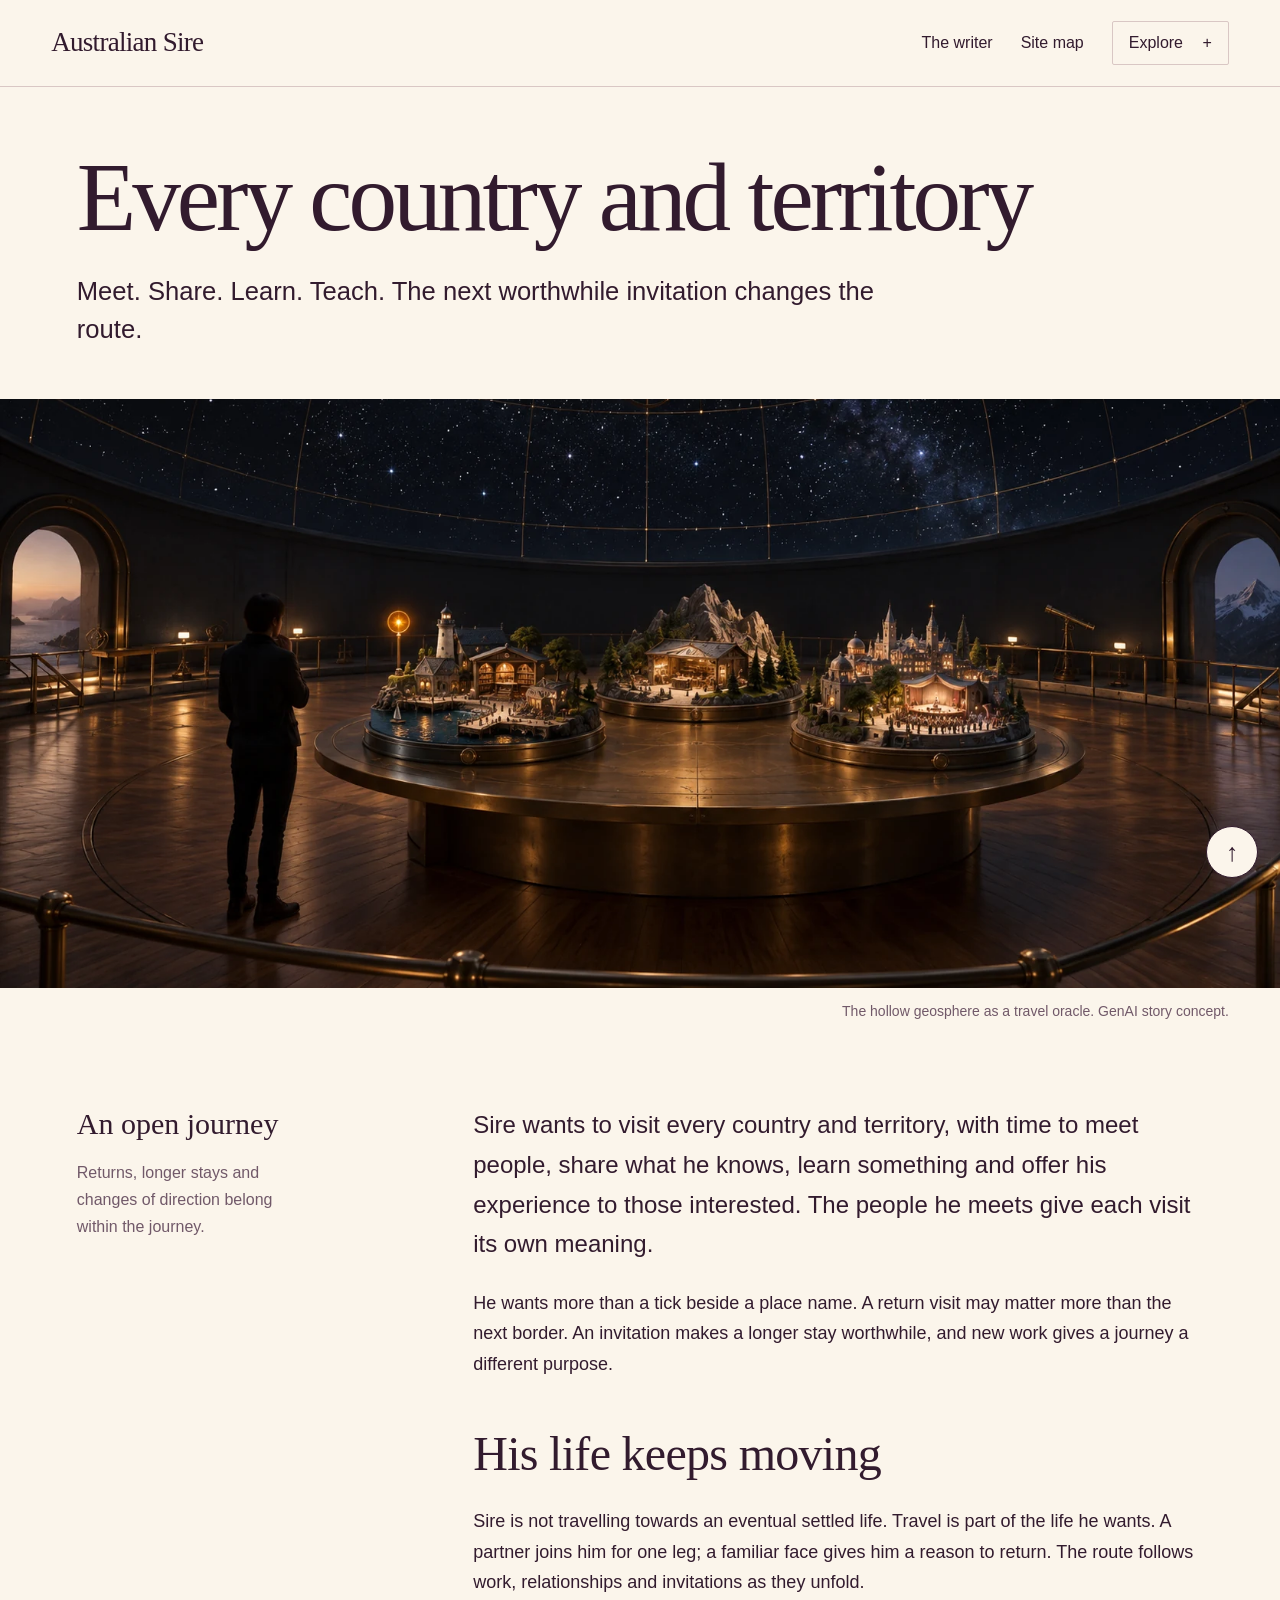
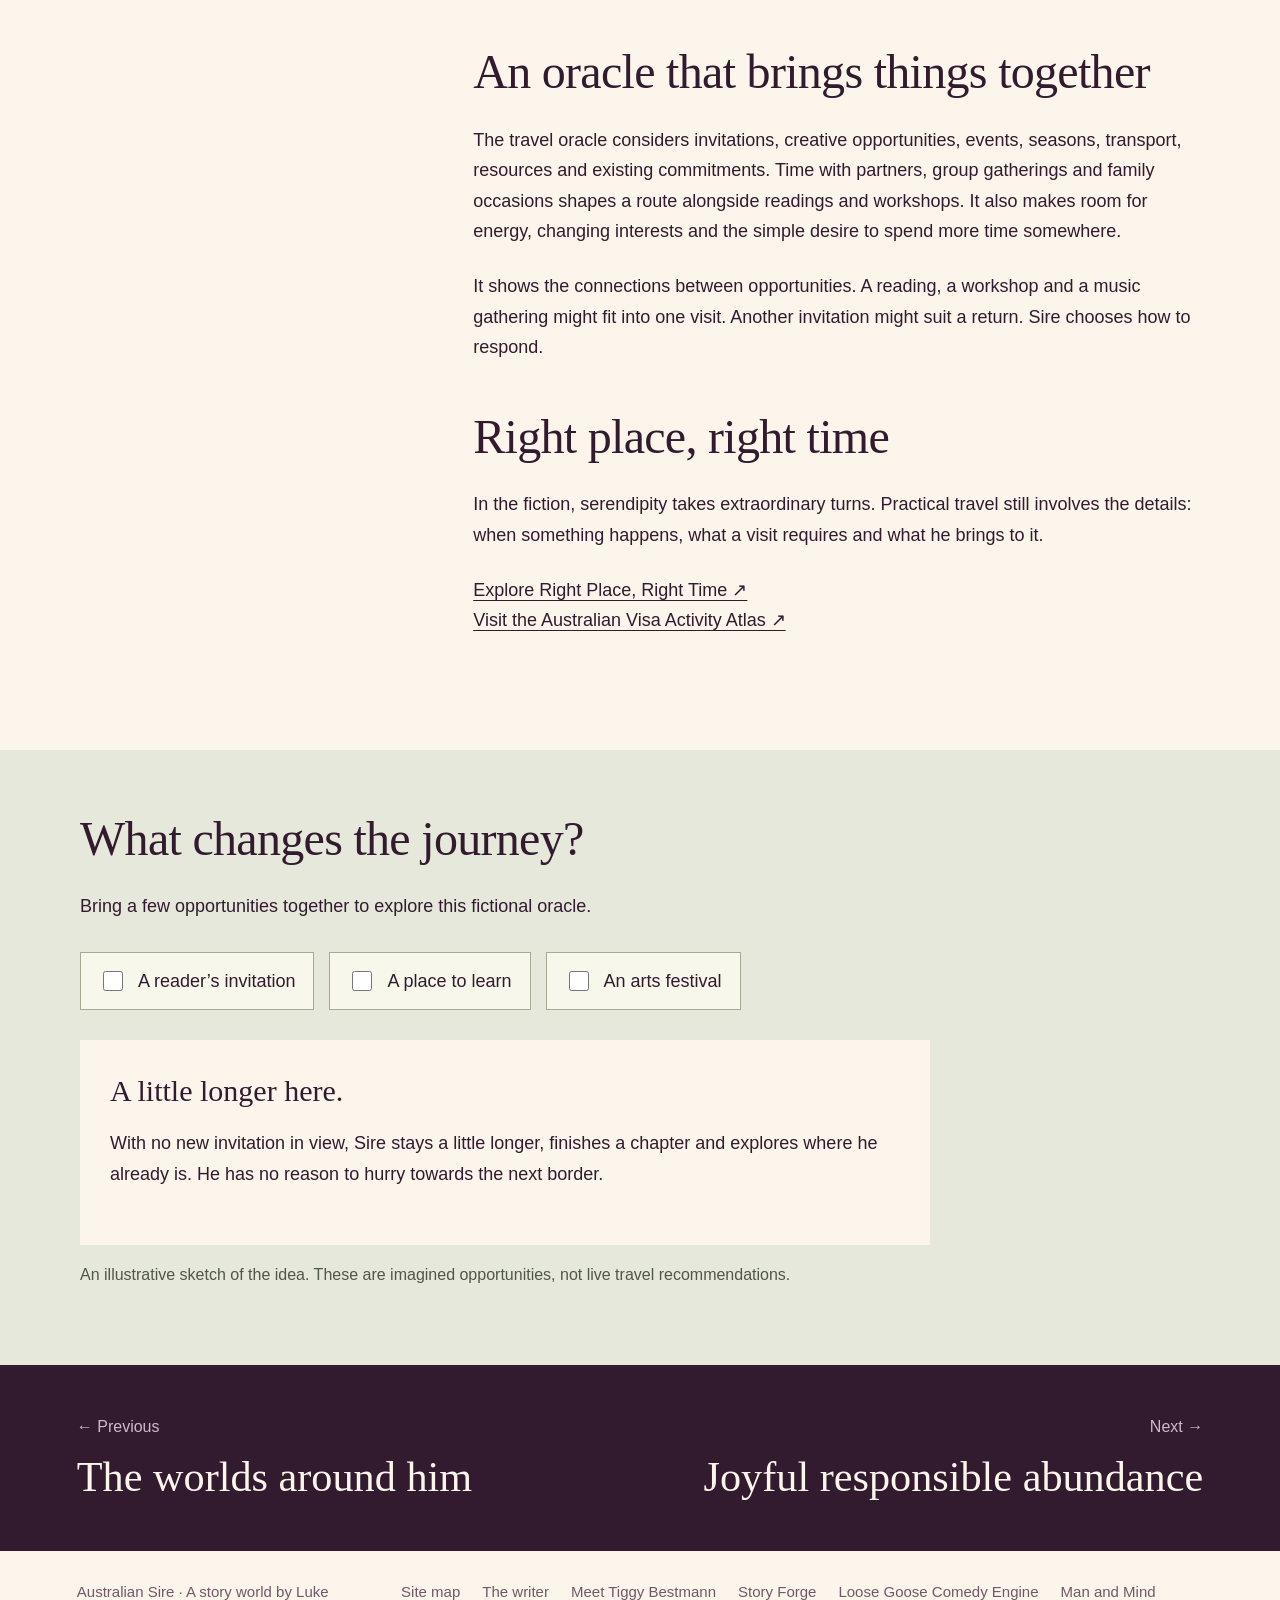
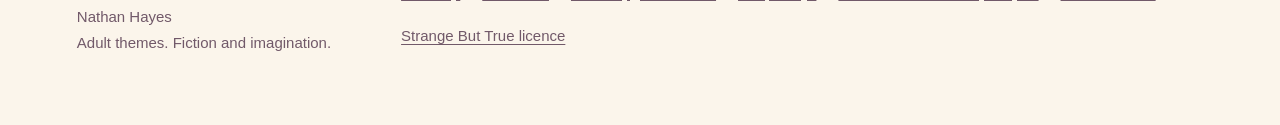
<file: journey.html>
<!doctype html>
<html lang="en-AU"><head><meta charset="utf-8"><meta name="viewport" content="width=device-width,initial-scale=1"><meta name="description" content="An opportunity-led travel oracle for Australian Sire’s ambition to visit every country and territory."><meta name="theme-color" content="#661d38"><title>Every country and territory | Australian Sire</title><link rel="icon" href="assets/favicon.ico"><link rel="apple-touch-icon" href="assets/icon-180.png"><link rel="stylesheet" href="assets/site.css?v=20261001-public"><script defer src="assets/site.js?v=20261001-direct-prose"></script></head>
<body class="" id="top"><a class="skip" href="#main">Skip to content</a><header class="site-header"><a class="brand" href="index.html">Australian Sire</a><div class="header-links"><a href="writer.html">The writer</a><a href="sitemap.html">Site map</a><details class="menu"><summary>Explore</summary><nav aria-label="Chapters"><a href="index.html">Australian Sire</a><a href="desire.html">What draws him</a><a href="writing.html">Why he writes</a><a href="group-marriages.html">Global Group Marriages</a><a href="encounters.html">How encounters begin</a><a href="worlds.html">The worlds around him</a><a href="journey.html" aria-current="page">Every country and territory</a><a href="abundance.html">Joyful responsible abundance</a><a href="writer.html">The writer behind Sire</a><a href="sitemap.html">Find your way</a></nav></details></div></header>
<main id="main"><div class="masthead"><h1>Every country and territory</h1><p class="intro">Meet. Share. Learn. Teach. The next worthwhile invitation changes the route.</p></div><figure class="hero "><img src="assets/oracle.webp" alt="Three physical journey models stand within a star-filled hollow geosphere." width="1536" height="1024" fetchpriority="high"><figcaption>The hollow geosphere as a travel oracle. GenAI story concept.</figcaption></figure>
<div class="prose-layout" id="profile"><aside><p class="aside-title">An open journey</p><p class="aside-note">Returns, longer stays and changes of direction belong within the journey.</p></aside><article class="article" aria-label="Every country and territory">
<p class="lead">Sire wants to visit every country and territory, with time to meet people, share what he knows, learn something and offer his experience to those interested. The people he meets give each visit its own meaning.</p>
<p>He wants more than a tick beside a place name. A return visit may matter more than the next border. An invitation makes a longer stay worthwhile, and new work gives a journey a different purpose.</p>
<h2>His life keeps moving</h2>
<p>Sire is not travelling towards an eventual settled life. Travel is part of the life he wants. A partner joins him for one leg; a familiar face gives him a reason to return. The route follows work, relationships and invitations as they unfold.</p>
<h2>An oracle that brings things together</h2>
<p>The travel oracle considers invitations, creative opportunities, events, seasons, transport, resources and existing commitments. Time with partners, group gatherings and family occasions shapes a route alongside readings and workshops. It also makes room for energy, changing interests and the simple desire to spend more time somewhere.</p>
<p>It shows the connections between opportunities. A reading, a workshop and a music gathering might fit into one visit. Another invitation might suit a return. Sire chooses how to respond.</p>
<h2>Right place, right time</h2>
<p>In the fiction, serendipity takes extraordinary turns. Practical travel still involves the details: when something happens, what a visit requires and what he brings to it.</p>
<p><a href="https://auraofintelligence.github.io/right-place-right-time/">Explore Right Place, Right Time ↗</a><br><a href="https://auraofintelligence.github.io/Australian-visa-activity-atlas/">Visit the Australian Visa Activity Atlas ↗</a></p></article></div><section class="oracle" aria-labelledby="oracle-heading"><div class="oracle-inner"><h2 id="oracle-heading">What changes the journey?</h2><p>Bring a few opportunities together to explore this fictional oracle.</p><div class="oracle-controls"><label><input type="checkbox" data-opportunity value="reading"> A reader’s invitation</label><label><input type="checkbox" data-opportunity value="craft"> A place to learn</label><label><input type="checkbox" data-opportunity value="music"> An arts festival</label></div><div class="oracle-result" id="oracle-result" aria-live="polite" aria-atomic="true"><h3>A little longer here.</h3><p>With no new invitation in view, Sire stays a little longer, finishes a chapter and explores where he already is. He has no reason to hurry towards the next border.</p></div><p class="oracle-note">An illustrative sketch of the idea. These are imagined opportunities, not live travel recommendations.</p><noscript><p class="no-js">Turn on JavaScript to combine the opportunities in this example.</p></noscript></div></section></main>
<nav class="page-turn" aria-label="Previous and next chapters"><a rel="prev" href="worlds.html"><span>← Previous</span><strong>The worlds around him</strong></a><a rel="next" href="abundance.html"><span>Next →</span><strong>Joyful responsible abundance</strong></a></nav><footer class="site-footer"><p>Australian Sire · A story world by Luke Nathan Hayes<br>Adult themes. Fiction and imagination.</p><nav aria-label="Footer"><a href="sitemap.html">Site map</a><a href="writer.html">The writer</a><a href="https://auraofintelligence.github.io/tiggy-bestmann/">Meet Tiggy Bestmann</a><a href="https://auraofintelligence.github.io/australian-sire-story-forge/">Story Forge</a><a href="https://auraofintelligence.github.io/loose-goose-comedy-engine/">Loose Goose Comedy Engine</a><a href="https://auraofintelligence.github.io/luke-nathan-hayes-man-and-mind/">Man and Mind</a><a href="https://github.com/auraofintelligence/australiansire/blob/main/LICENCE.md">Strange But True licence</a></nav></footer><a class="to-top" href="#top" aria-label="Back to top">↑</a></body></html>
</file>
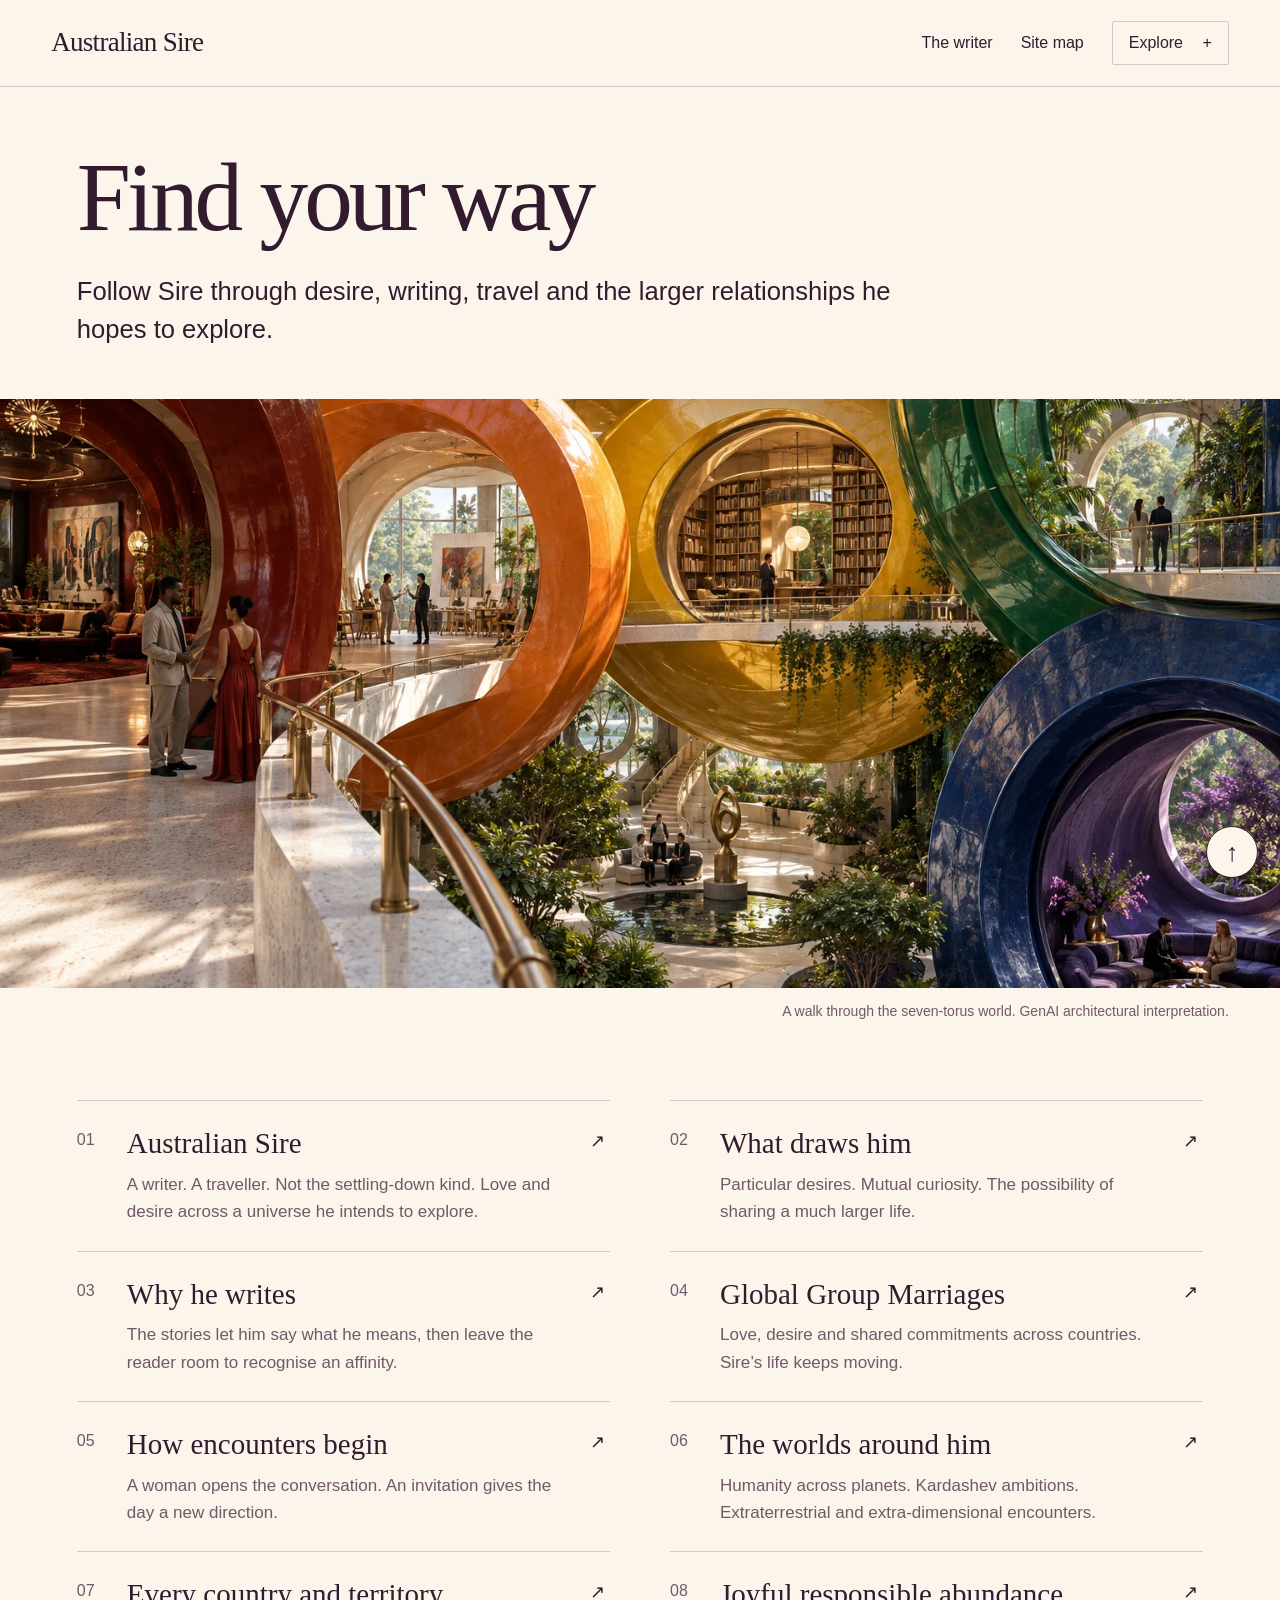
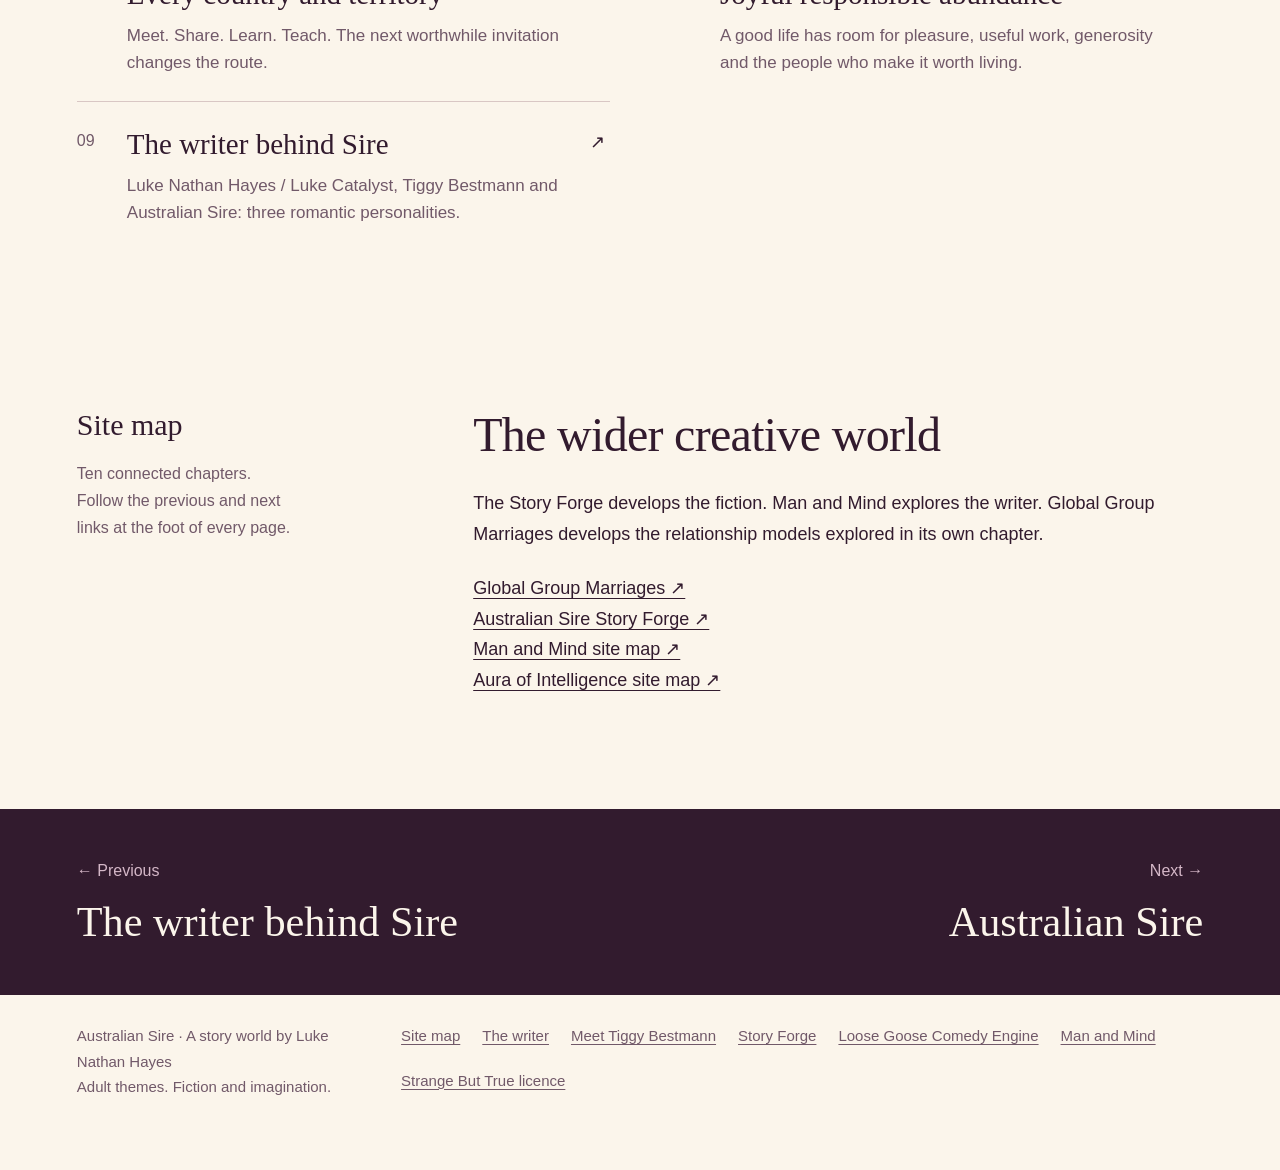
<file: sitemap.html>
<!doctype html>
<html lang="en-AU"><head><meta charset="utf-8"><meta name="viewport" content="width=device-width,initial-scale=1"><meta name="description" content="Every chapter of the Australian Sire character website."><meta name="theme-color" content="#661d38"><title>Find your way | Australian Sire</title><link rel="icon" href="assets/favicon.ico"><link rel="apple-touch-icon" href="assets/icon-180.png"><link rel="stylesheet" href="assets/site.css?v=20261001-public"><script defer src="assets/site.js?v=20261001-direct-prose"></script></head>
<body class="" id="top"><a class="skip" href="#main">Skip to content</a><header class="site-header"><a class="brand" href="index.html">Australian Sire</a><div class="header-links"><a href="writer.html">The writer</a><a href="sitemap.html">Site map</a><details class="menu"><summary>Explore</summary><nav aria-label="Chapters"><a href="index.html">Australian Sire</a><a href="desire.html">What draws him</a><a href="writing.html">Why he writes</a><a href="group-marriages.html">Global Group Marriages</a><a href="encounters.html">How encounters begin</a><a href="worlds.html">The worlds around him</a><a href="journey.html">Every country and territory</a><a href="abundance.html">Joyful responsible abundance</a><a href="writer.html">The writer behind Sire</a><a href="sitemap.html" aria-current="page">Find your way</a></nav></details></div></header>
<main id="main"><div class="masthead"><h1>Find your way</h1><p class="intro">Follow Sire through desire, writing, travel and the larger relationships he hopes to explore.</p></div><figure class="hero "><img src="assets/seven-torus.webp" alt="Walkways connect seven richly coloured toroidal structures, with a library, studio and garden opening from the shared space." width="1536" height="1024" fetchpriority="high"><figcaption>A walk through the seven-torus world. GenAI architectural interpretation.</figcaption></figure>
<section class="chapter-list" aria-label="All chapters"><div class="chapter-grid"><a class="chapter-card" href="index.html"><span class="number">01</span><div><h3>Australian Sire</h3><p>A writer. A traveller. Not the settling-down kind. Love and desire across a universe he intends to explore.</p></div><span aria-hidden="true">↗</span></a><a class="chapter-card" href="desire.html"><span class="number">02</span><div><h3>What draws him</h3><p>Particular desires. Mutual curiosity. The possibility of sharing a much larger life.</p></div><span aria-hidden="true">↗</span></a><a class="chapter-card" href="writing.html"><span class="number">03</span><div><h3>Why he writes</h3><p>The stories let him say what he means, then leave the reader room to recognise an affinity.</p></div><span aria-hidden="true">↗</span></a><a class="chapter-card" href="group-marriages.html"><span class="number">04</span><div><h3>Global Group Marriages</h3><p>Love, desire and shared commitments across countries. Sire’s life keeps moving.</p></div><span aria-hidden="true">↗</span></a><a class="chapter-card" href="encounters.html"><span class="number">05</span><div><h3>How encounters begin</h3><p>A woman opens the conversation. An invitation gives the day a new direction.</p></div><span aria-hidden="true">↗</span></a><a class="chapter-card" href="worlds.html"><span class="number">06</span><div><h3>The worlds around him</h3><p>Humanity across planets. Kardashev ambitions. Extraterrestrial and extra-dimensional encounters.</p></div><span aria-hidden="true">↗</span></a><a class="chapter-card" href="journey.html"><span class="number">07</span><div><h3>Every country and territory</h3><p>Meet. Share. Learn. Teach. The next worthwhile invitation changes the route.</p></div><span aria-hidden="true">↗</span></a><a class="chapter-card" href="abundance.html"><span class="number">08</span><div><h3>Joyful responsible abundance</h3><p>A good life has room for pleasure, useful work, generosity and the people who make it worth living.</p></div><span aria-hidden="true">↗</span></a><a class="chapter-card" href="writer.html"><span class="number">09</span><div><h3>The writer behind Sire</h3><p>Luke Nathan Hayes / Luke Catalyst, Tiggy Bestmann and Australian Sire: three romantic personalities.</p></div><span aria-hidden="true">↗</span></a></div></section><div class="prose-layout" id="profile"><aside><p class="aside-title">Site map</p><p class="aside-note">Ten connected chapters. Follow the previous and next links at the foot of every page.</p></aside><article class="article" aria-label="Find your way"><h2>The wider creative world</h2><p>The Story Forge develops the fiction. Man and Mind explores the writer. Global Group Marriages develops the relationship models explored in its own chapter.</p><p><a href="https://auraofintelligence.github.io/global-group-marriages/">Global Group Marriages ↗</a><br><a href="https://auraofintelligence.github.io/australian-sire-story-forge/">Australian Sire Story Forge ↗</a><br><a href="https://auraofintelligence.github.io/luke-nathan-hayes-man-and-mind/sitemap.html#top">Man and Mind site map ↗</a><br><a href="https://auraofintelligence.github.io/sitemap.html">Aura of Intelligence site map ↗</a></p></article></div></main>
<nav class="page-turn" aria-label="Previous and next chapters"><a rel="prev" href="writer.html"><span>← Previous</span><strong>The writer behind Sire</strong></a><a rel="next" href="index.html"><span>Next →</span><strong>Australian Sire</strong></a></nav><footer class="site-footer"><p>Australian Sire · A story world by Luke Nathan Hayes<br>Adult themes. Fiction and imagination.</p><nav aria-label="Footer"><a href="sitemap.html">Site map</a><a href="writer.html">The writer</a><a href="https://auraofintelligence.github.io/tiggy-bestmann/">Meet Tiggy Bestmann</a><a href="https://auraofintelligence.github.io/australian-sire-story-forge/">Story Forge</a><a href="https://auraofintelligence.github.io/loose-goose-comedy-engine/">Loose Goose Comedy Engine</a><a href="https://auraofintelligence.github.io/luke-nathan-hayes-man-and-mind/">Man and Mind</a><a href="https://github.com/auraofintelligence/australiansire/blob/main/LICENCE.md">Strange But True licence</a></nav></footer><a class="to-top" href="#top" aria-label="Back to top">↑</a></body></html>
</file>
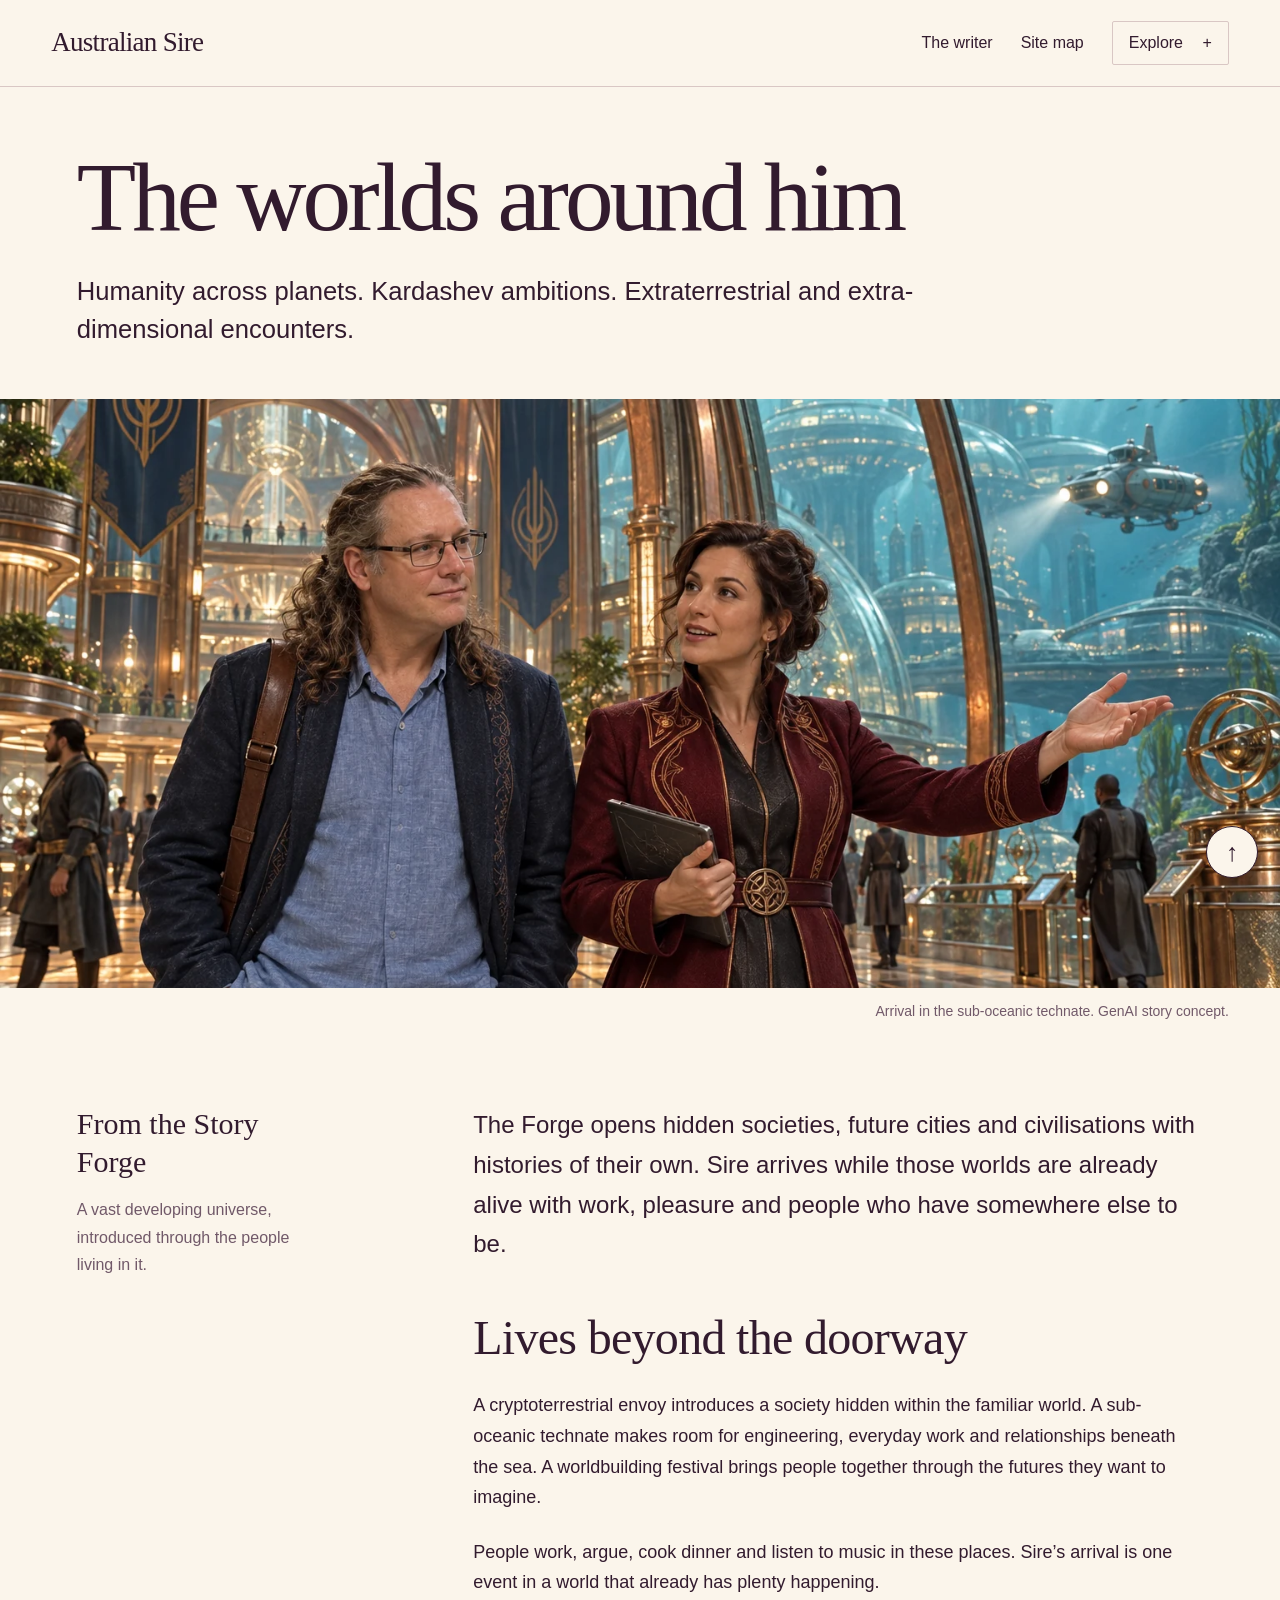
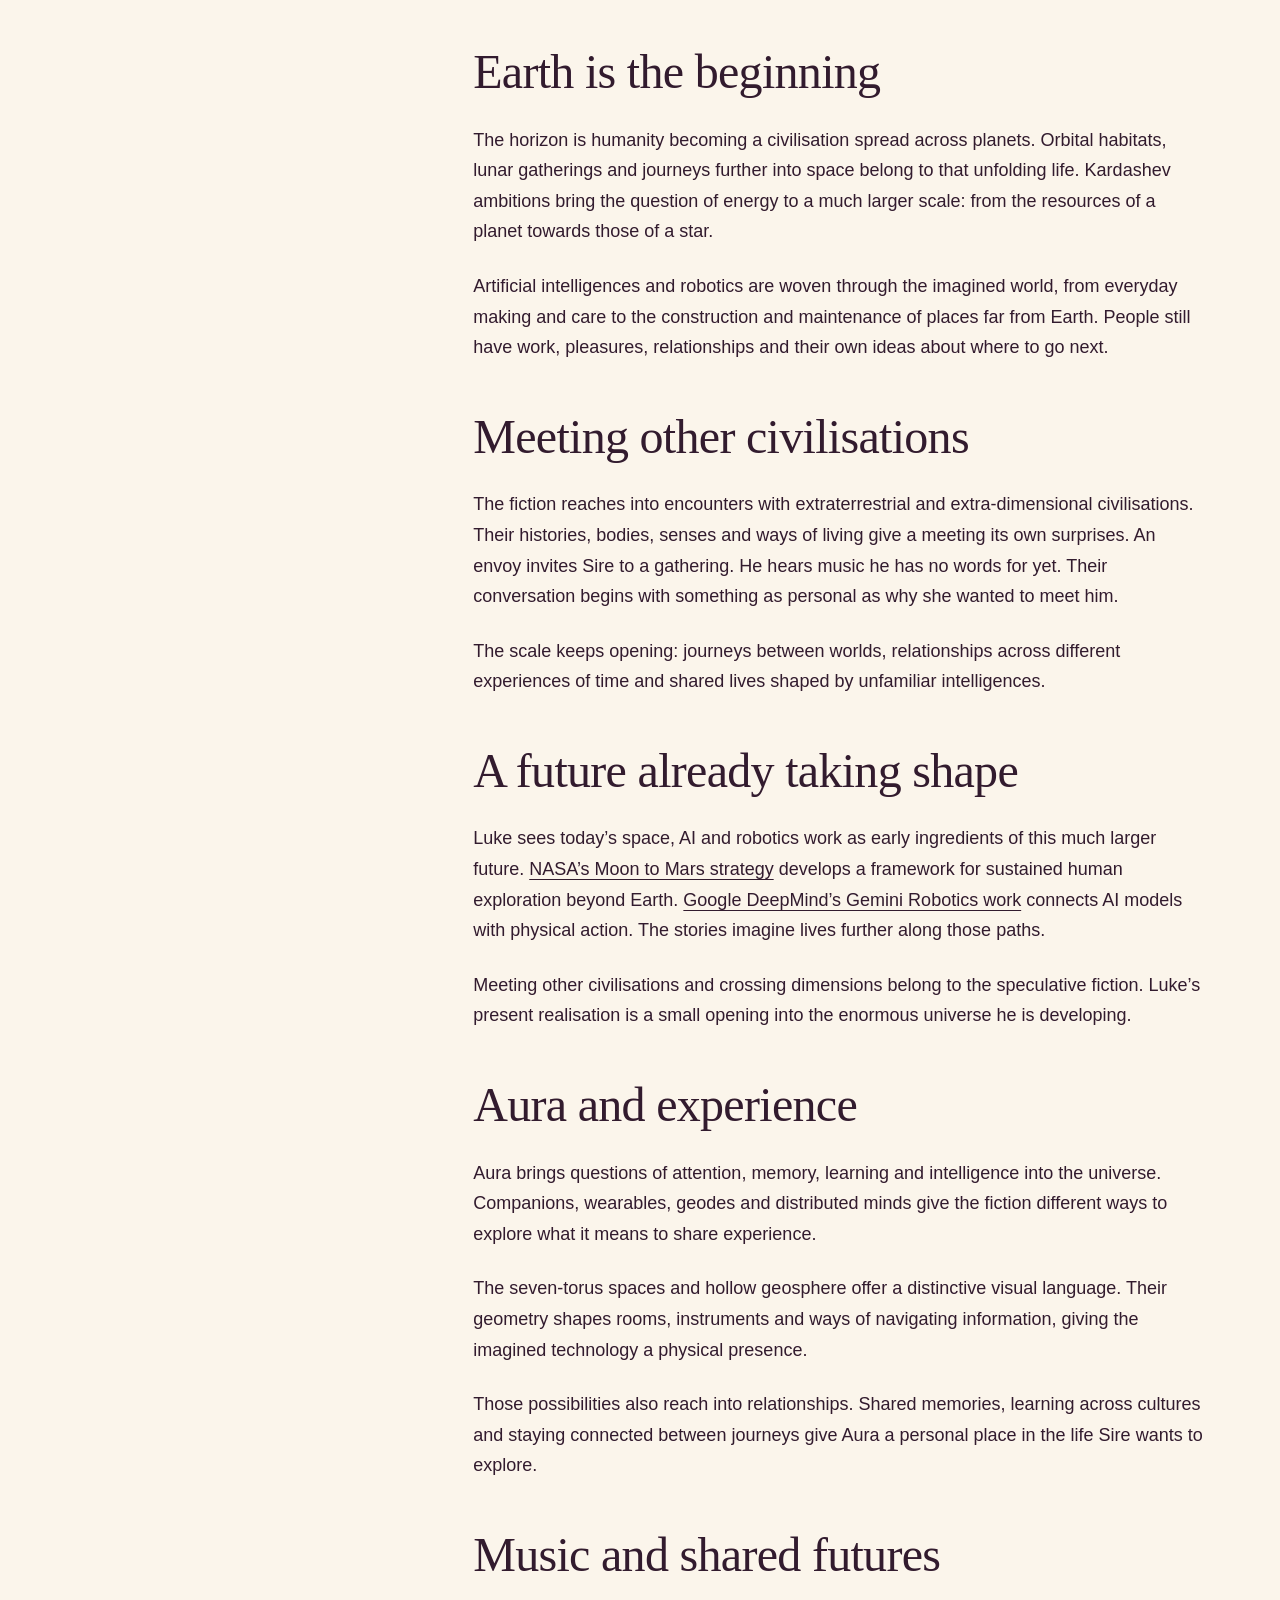
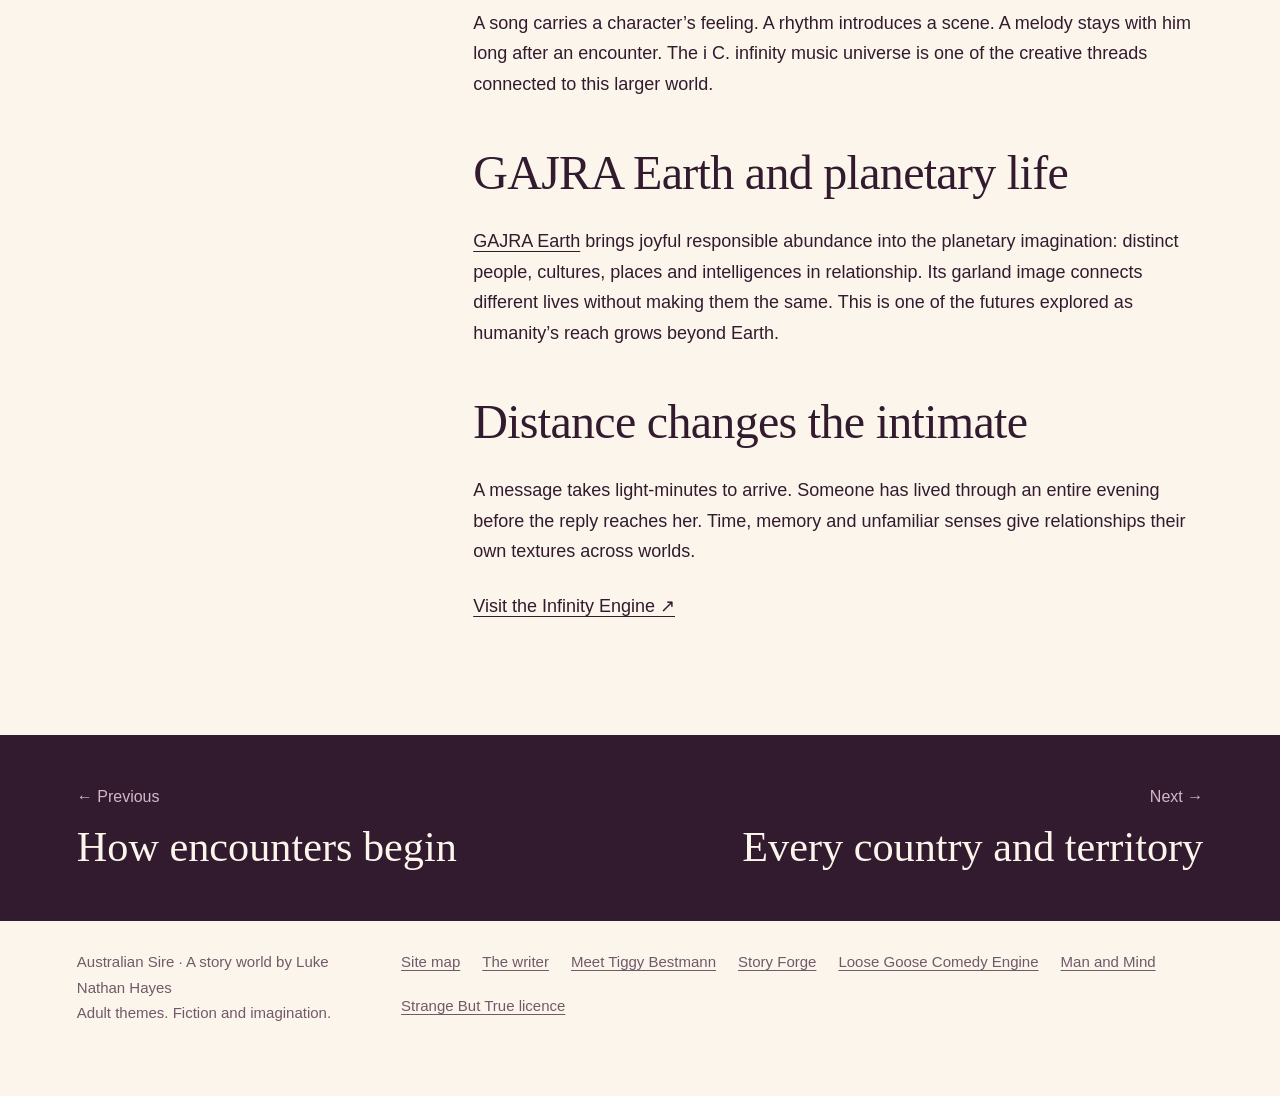
<file: worlds.html>
<!doctype html>
<html lang="en-AU"><head><meta charset="utf-8"><meta name="viewport" content="width=device-width,initial-scale=1"><meta name="description" content="Australian Sire’s massive science-fiction romantasy universe: humanity across planets, Kardashev ambitions, AI, robotics and encounters with extraterrestrial and extra-dimensional civilisations."><meta name="theme-color" content="#661d38"><title>The worlds around him | Australian Sire</title><link rel="icon" href="assets/favicon.ico"><link rel="apple-touch-icon" href="assets/icon-180.png"><link rel="stylesheet" href="assets/site.css?v=20261001-public"><script defer src="assets/site.js?v=20261001-direct-prose"></script></head>
<body class="" id="top"><a class="skip" href="#main">Skip to content</a><header class="site-header"><a class="brand" href="index.html">Australian Sire</a><div class="header-links"><a href="writer.html">The writer</a><a href="sitemap.html">Site map</a><details class="menu"><summary>Explore</summary><nav aria-label="Chapters"><a href="index.html">Australian Sire</a><a href="desire.html">What draws him</a><a href="writing.html">Why he writes</a><a href="group-marriages.html">Global Group Marriages</a><a href="encounters.html">How encounters begin</a><a href="worlds.html" aria-current="page">The worlds around him</a><a href="journey.html">Every country and territory</a><a href="abundance.html">Joyful responsible abundance</a><a href="writer.html">The writer behind Sire</a><a href="sitemap.html">Find your way</a></nav></details></div></header>
<main id="main"><div class="masthead"><h1>The worlds around him</h1><p class="intro">Humanity across planets. Kardashev ambitions. Extraterrestrial and extra-dimensional encounters.</p></div><figure class="hero "><img src="assets/ocean.webp" alt="A woman envoy shows Sire an engineered underwater city through a copper-ribbed glass gallery." width="1536" height="1024" fetchpriority="high"><figcaption>Arrival in the sub-oceanic technate. GenAI story concept.</figcaption></figure>
<div class="prose-layout" id="profile"><aside><p class="aside-title">From the Story Forge</p><p class="aside-note">A vast developing universe, introduced through the people living in it.</p></aside><article class="article" aria-label="The worlds around him">
<p class="lead">The Forge opens hidden societies, future cities and civilisations with histories of their own. Sire arrives while those worlds are already alive with work, pleasure and people who have somewhere else to be.</p>
<h2>Lives beyond the doorway</h2>
<p>A cryptoterrestrial envoy introduces a society hidden within the familiar world. A sub-oceanic technate makes room for engineering, everyday work and relationships beneath the sea. A worldbuilding festival brings people together through the futures they want to imagine.</p>
<p>People work, argue, cook dinner and listen to music in these places. Sire’s arrival is one event in a world that already has plenty happening.</p>
<h2>Earth is the beginning</h2>
<p>The horizon is humanity becoming a civilisation spread across planets. Orbital habitats, lunar gatherings and journeys further into space belong to that unfolding life. Kardashev ambitions bring the question of energy to a much larger scale: from the resources of a planet towards those of a star.</p>
<p>Artificial intelligences and robotics are woven through the imagined world, from everyday making and care to the construction and maintenance of places far from Earth. People still have work, pleasures, relationships and their own ideas about where to go next.</p>
<h2>Meeting other civilisations</h2>
<p>The fiction reaches into encounters with extraterrestrial and extra-dimensional civilisations. Their histories, bodies, senses and ways of living give a meeting its own surprises. An envoy invites Sire to a gathering. He hears music he has no words for yet. Their conversation begins with something as personal as why she wanted to meet him.</p>
<p>The scale keeps opening: journeys between worlds, relationships across different experiences of time and shared lives shaped by unfamiliar intelligences.</p>
<h2>A future already taking shape</h2>
<p>Luke sees today’s space, AI and robotics work as early ingredients of this much larger future. <a href="https://www.nasa.gov/moontomarsarchitecture-strategyandobjectives/">NASA’s Moon to Mars strategy</a> develops a framework for sustained human exploration beyond Earth. <a href="https://deepmind.google/blog/gemini-robotics-brings-ai-into-the-physical-world/">Google DeepMind’s Gemini Robotics work</a> connects AI models with physical action. The stories imagine lives further along those paths.</p>
<p>Meeting other civilisations and crossing dimensions belong to the speculative fiction. Luke’s present realisation is a small opening into the enormous universe he is developing.</p>
<h2>Aura and experience</h2>
<p>Aura brings questions of attention, memory, learning and intelligence into the universe. Companions, wearables, geodes and distributed minds give the fiction different ways to explore what it means to share experience.</p>
<p>The seven-torus spaces and hollow geosphere offer a distinctive visual language. Their geometry shapes rooms, instruments and ways of navigating information, giving the imagined technology a physical presence.</p>
<p>Those possibilities also reach into relationships. Shared memories, learning across cultures and staying connected between journeys give Aura a personal place in the life Sire wants to explore.</p>
<h2>Music and shared futures</h2>
<p>A song carries a character’s feeling. A rhythm introduces a scene. A melody stays with him long after an encounter. The i C. infinity music universe is one of the creative threads connected to this larger world.</p>
<h2 id="planetary-life">GAJRA Earth and planetary life</h2>
<p><a href="https://auraofintelligence.github.io/global-group-marriages/gajra-earth.html">GAJRA Earth</a> brings joyful responsible abundance into the planetary imagination: distinct people, cultures, places and intelligences in relationship. Its garland image connects different lives without making them the same. This is one of the futures explored as humanity’s reach grows beyond Earth.</p>
<h2>Distance changes the intimate</h2>
<p>A message takes light-minutes to arrive. Someone has lived through an entire evening before the reply reaches her. Time, memory and unfamiliar senses give relationships their own textures across worlds.</p>
<p><a href="https://auraofintelligence.github.io/i-C-infinity-music-universe/infinity-engine.html">Visit the Infinity Engine ↗</a></p></article></div></main>
<nav class="page-turn" aria-label="Previous and next chapters"><a rel="prev" href="encounters.html"><span>← Previous</span><strong>How encounters begin</strong></a><a rel="next" href="journey.html"><span>Next →</span><strong>Every country and territory</strong></a></nav><footer class="site-footer"><p>Australian Sire · A story world by Luke Nathan Hayes<br>Adult themes. Fiction and imagination.</p><nav aria-label="Footer"><a href="sitemap.html">Site map</a><a href="writer.html">The writer</a><a href="https://auraofintelligence.github.io/tiggy-bestmann/">Meet Tiggy Bestmann</a><a href="https://auraofintelligence.github.io/australian-sire-story-forge/">Story Forge</a><a href="https://auraofintelligence.github.io/loose-goose-comedy-engine/">Loose Goose Comedy Engine</a><a href="https://auraofintelligence.github.io/luke-nathan-hayes-man-and-mind/">Man and Mind</a><a href="https://github.com/auraofintelligence/australiansire/blob/main/LICENCE.md">Strange But True licence</a></nav></footer><a class="to-top" href="#top" aria-label="Back to top">↑</a></body></html>
</file>
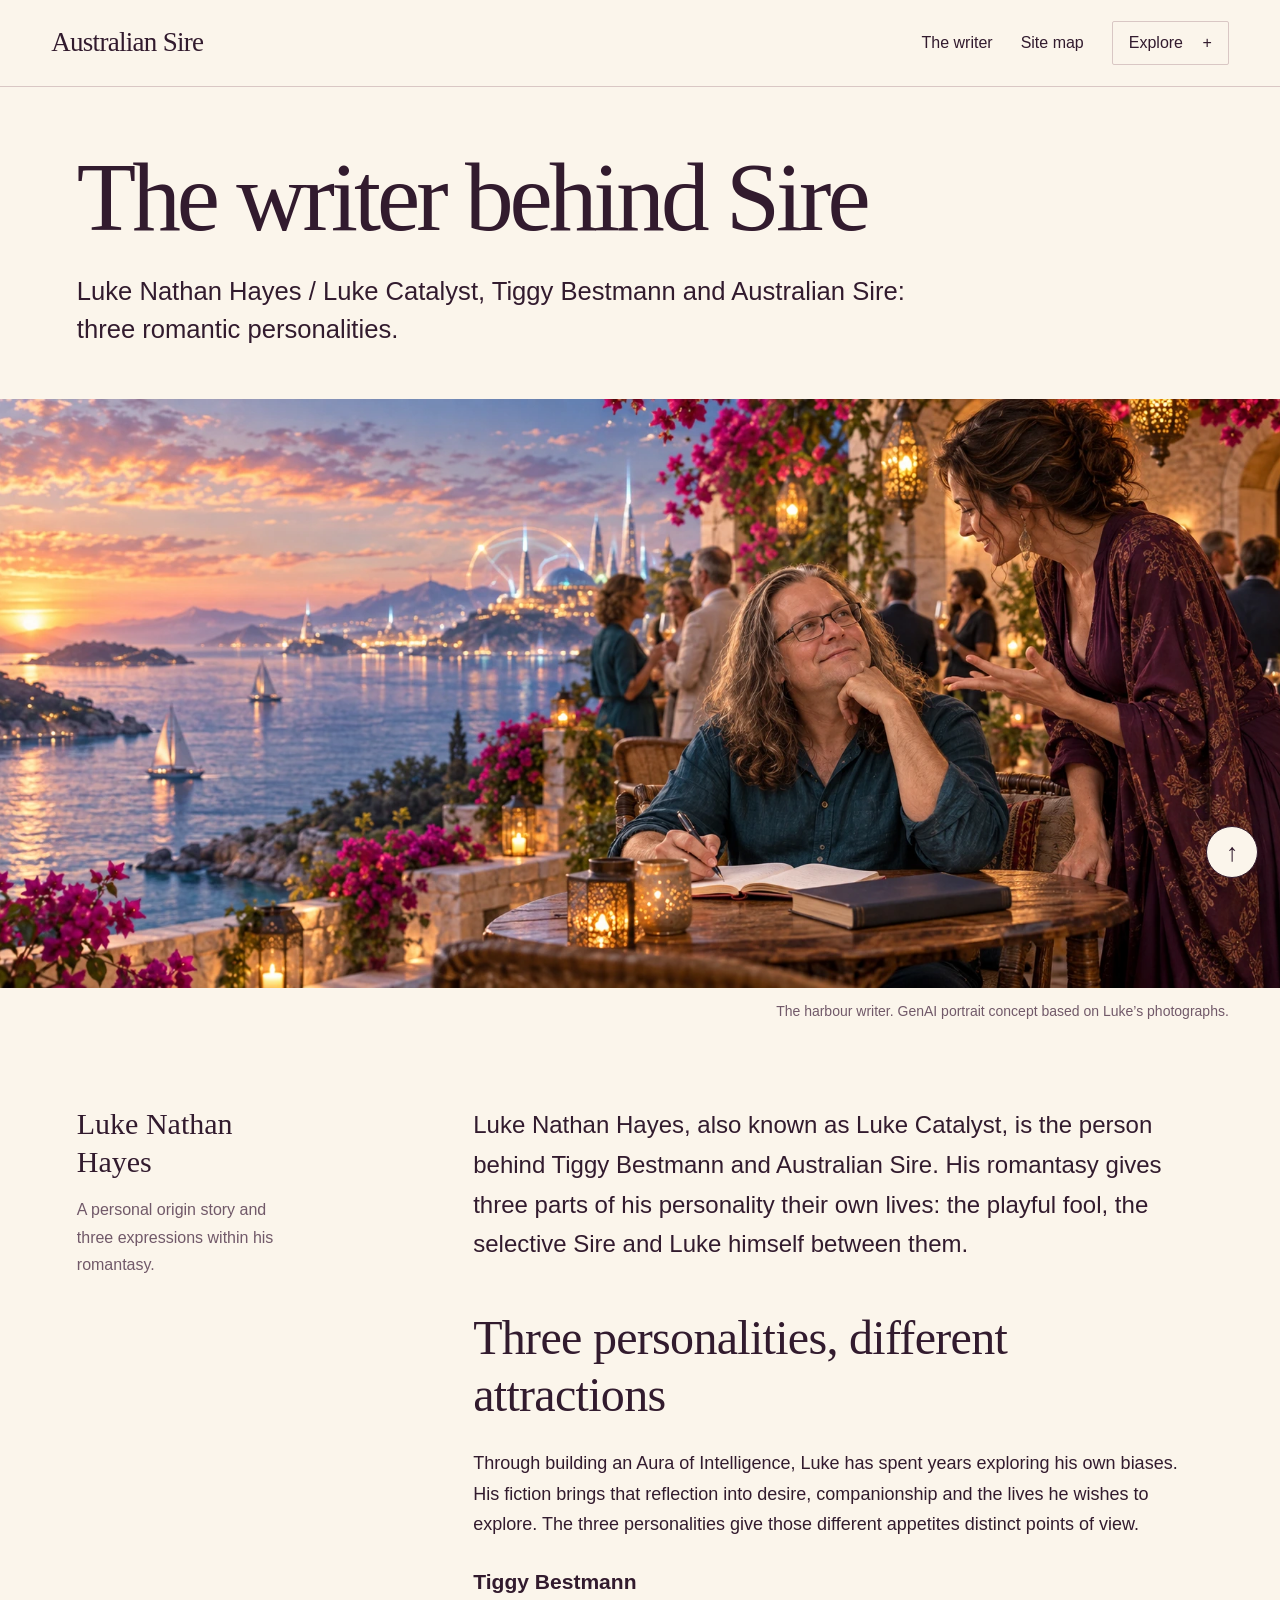
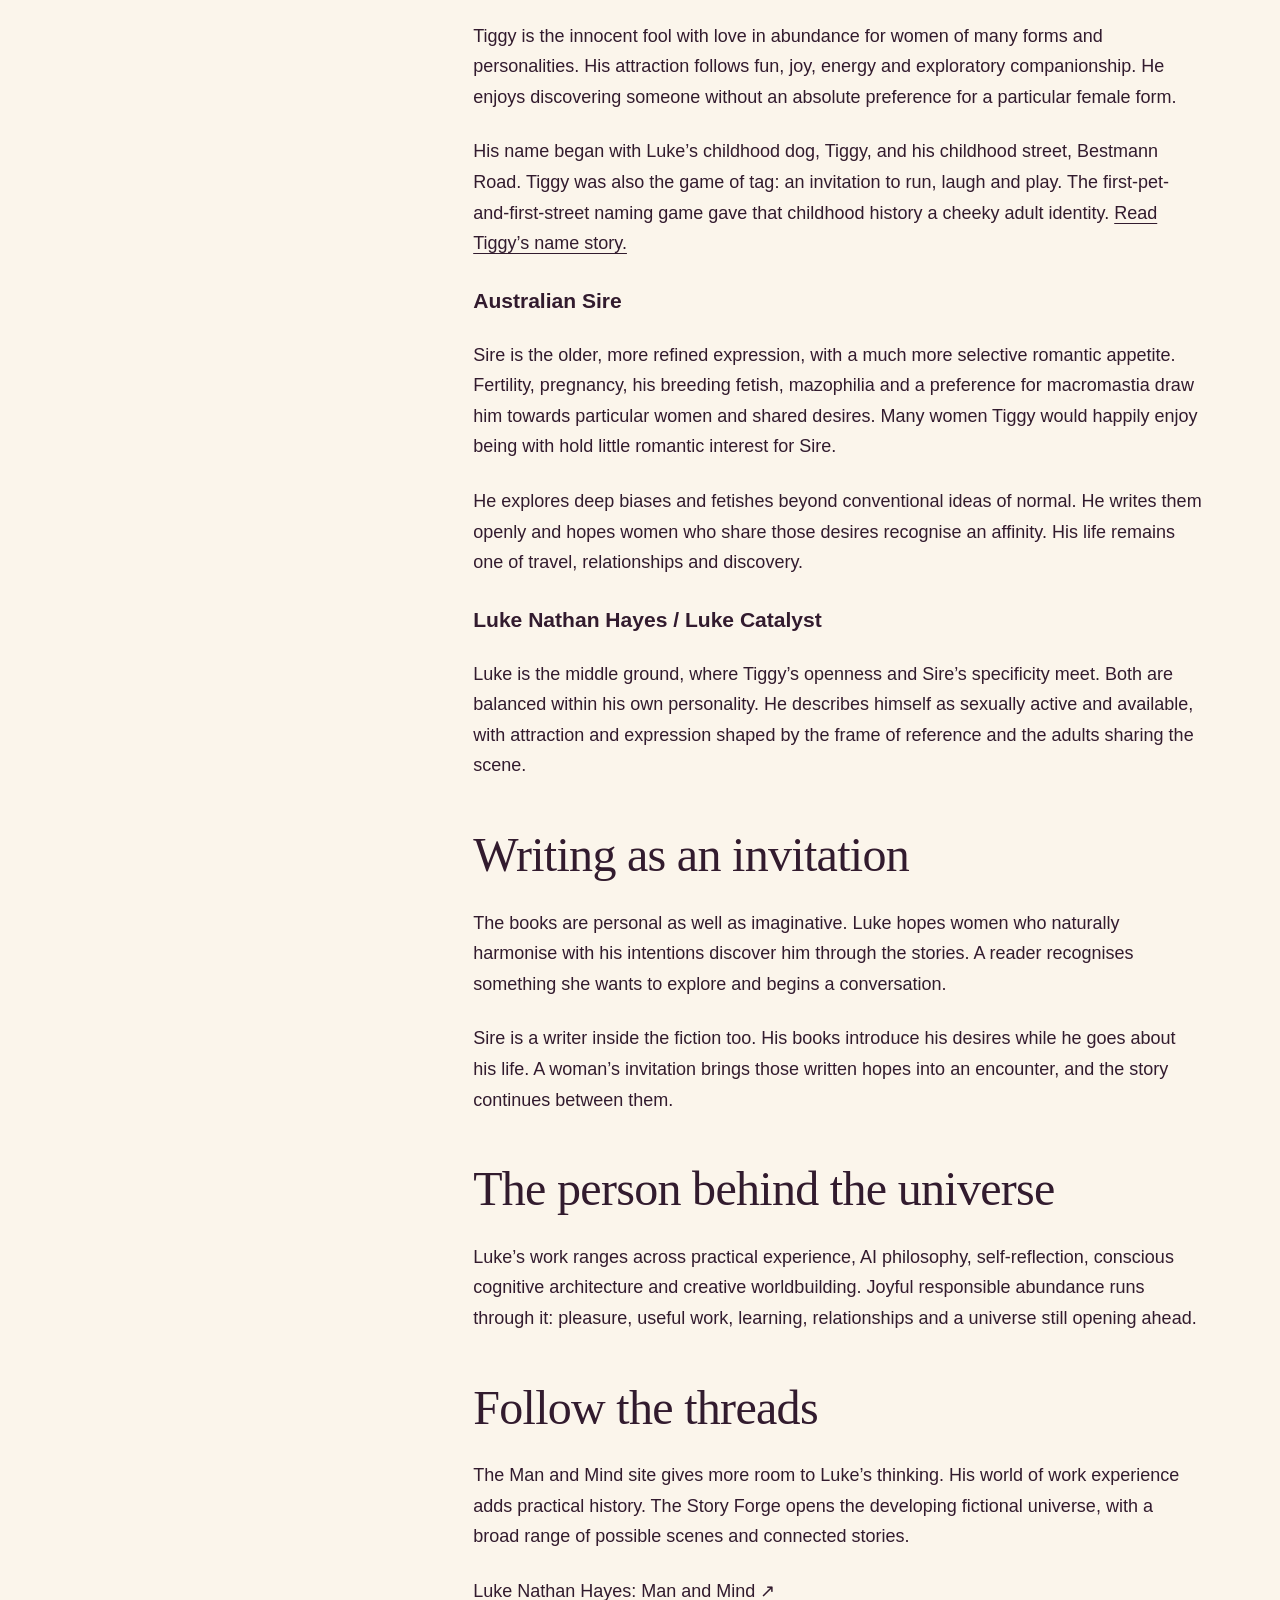
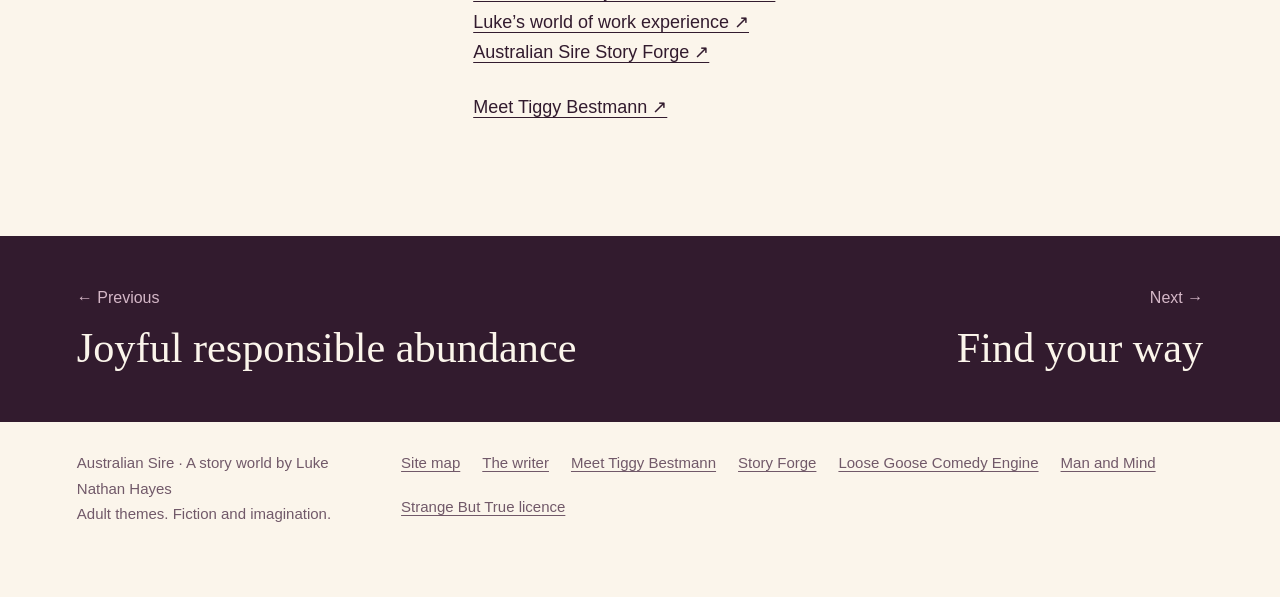
<file: writer.html>
<!doctype html>
<html lang="en-AU"><head><meta charset="utf-8"><meta name="viewport" content="width=device-width,initial-scale=1"><meta name="description" content="Luke Nathan Hayes, also known as Luke Catalyst, and the origins and different desires of Tiggy Bestmann and Australian Sire."><meta name="theme-color" content="#661d38"><title>The writer behind Sire | Australian Sire</title><link rel="icon" href="assets/favicon.ico"><link rel="apple-touch-icon" href="assets/icon-180.png"><link rel="stylesheet" href="assets/site.css?v=20261001-public"><script defer src="assets/site.js?v=20261001-direct-prose"></script></head>
<body class="" id="top"><a class="skip" href="#main">Skip to content</a><header class="site-header"><a class="brand" href="index.html">Australian Sire</a><div class="header-links"><a href="writer.html">The writer</a><a href="sitemap.html">Site map</a><details class="menu"><summary>Explore</summary><nav aria-label="Chapters"><a href="index.html">Australian Sire</a><a href="desire.html">What draws him</a><a href="writing.html">Why he writes</a><a href="group-marriages.html">Global Group Marriages</a><a href="encounters.html">How encounters begin</a><a href="worlds.html">The worlds around him</a><a href="journey.html">Every country and territory</a><a href="abundance.html">Joyful responsible abundance</a><a href="writer.html" aria-current="page">The writer behind Sire</a><a href="sitemap.html">Find your way</a></nav></details></div></header>
<main id="main"><div class="masthead"><h1>The writer behind Sire</h1><p class="intro">Luke Nathan Hayes / Luke Catalyst, Tiggy Bestmann and Australian Sire: three romantic personalities.</p></div><figure class="hero portrait"><img src="assets/writer.webp" alt="An imagined portrait of the long-haired writer with glasses beside a harbour." width="1536" height="1024" fetchpriority="high"><figcaption>The harbour writer. GenAI portrait concept based on Luke’s photographs.</figcaption></figure>
<div class="prose-layout" id="profile"><aside><p class="aside-title">Luke Nathan Hayes</p><p class="aside-note">A personal origin story and three expressions within his romantasy.</p></aside><article class="article" aria-label="The writer behind Sire">
<p class="lead">Luke Nathan Hayes, also known as Luke Catalyst, is the person behind Tiggy Bestmann and Australian Sire. His romantasy gives three parts of his personality their own lives: the playful fool, the selective Sire and Luke himself between them.</p>
<h2 id="three-personas">Three personalities, different attractions</h2>
<p>Through building an Aura of Intelligence, Luke has spent years exploring his own biases. His fiction brings that reflection into desire, companionship and the lives he wishes to explore. The three personalities give those different appetites distinct points of view.</p>
<h3>Tiggy Bestmann</h3>
<p>Tiggy is the innocent fool with love in abundance for women of many forms and personalities. His attraction follows fun, joy, energy and exploratory companionship. He enjoys discovering someone without an absolute preference for a particular female form.</p>
<p>His name began with Luke’s childhood dog, Tiggy, and his childhood street, Bestmann Road. Tiggy was also the game of tag: an invitation to run, laugh and play. The first-pet-and-first-street naming game gave that childhood history a cheeky adult identity. <a href="https://auraofintelligence.github.io/tiggy-bestmann/fool.html#the-name">Read Tiggy’s name story.</a></p>
<h3>Australian Sire</h3>
<p>Sire is the older, more refined expression, with a much more selective romantic appetite. Fertility, pregnancy, his breeding fetish, mazophilia and a preference for macromastia draw him towards particular women and shared desires. Many women Tiggy would happily enjoy being with hold little romantic interest for Sire.</p>
<p>He explores deep biases and fetishes beyond conventional ideas of normal. He writes them openly and hopes women who share those desires recognise an affinity. His life remains one of travel, relationships and discovery.</p>
<h3>Luke Nathan Hayes / Luke Catalyst</h3>
<p>Luke is the middle ground, where Tiggy’s openness and Sire’s specificity meet. Both are balanced within his own personality. He describes himself as sexually active and available, with attraction and expression shaped by the frame of reference and the adults sharing the scene.</p>
<h2>Writing as an invitation</h2>
<p>The books are personal as well as imaginative. Luke hopes women who naturally harmonise with his intentions discover him through the stories. A reader recognises something she wants to explore and begins a conversation.</p>
<p>Sire is a writer inside the fiction too. His books introduce his desires while he goes about his life. A woman’s invitation brings those written hopes into an encounter, and the story continues between them.</p>
<h2>The person behind the universe</h2>
<p>Luke’s work ranges across practical experience, AI philosophy, self-reflection, conscious cognitive architecture and creative worldbuilding. Joyful responsible abundance runs through it: pleasure, useful work, learning, relationships and a universe still opening ahead.</p>
<h2>Follow the threads</h2>
<p>The Man and Mind site gives more room to Luke’s thinking. His world of work experience adds practical history. The Story Forge opens the developing fictional universe, with a broad range of possible scenes and connected stories.</p>
<p><a href="https://auraofintelligence.github.io/luke-nathan-hayes-man-and-mind/">Luke Nathan Hayes: Man and Mind ↗</a><br><a href="https://auraofintelligence.github.io/Lukes-world-of-work-experience/">Luke’s world of work experience ↗</a><br><a href="https://auraofintelligence.github.io/australian-sire-story-forge/">Australian Sire Story Forge ↗</a></p>
<p><a href="https://auraofintelligence.github.io/tiggy-bestmann/">Meet Tiggy Bestmann ↗</a></p></article></div></main>
<nav class="page-turn" aria-label="Previous and next chapters"><a rel="prev" href="abundance.html"><span>← Previous</span><strong>Joyful responsible abundance</strong></a><a rel="next" href="sitemap.html"><span>Next →</span><strong>Find your way</strong></a></nav><footer class="site-footer"><p>Australian Sire · A story world by Luke Nathan Hayes<br>Adult themes. Fiction and imagination.</p><nav aria-label="Footer"><a href="sitemap.html">Site map</a><a href="writer.html">The writer</a><a href="https://auraofintelligence.github.io/tiggy-bestmann/">Meet Tiggy Bestmann</a><a href="https://auraofintelligence.github.io/australian-sire-story-forge/">Story Forge</a><a href="https://auraofintelligence.github.io/loose-goose-comedy-engine/">Loose Goose Comedy Engine</a><a href="https://auraofintelligence.github.io/luke-nathan-hayes-man-and-mind/">Man and Mind</a><a href="https://github.com/auraofintelligence/australiansire/blob/main/LICENCE.md">Strange But True licence</a></nav></footer><a class="to-top" href="#top" aria-label="Back to top">↑</a></body></html>
</file>
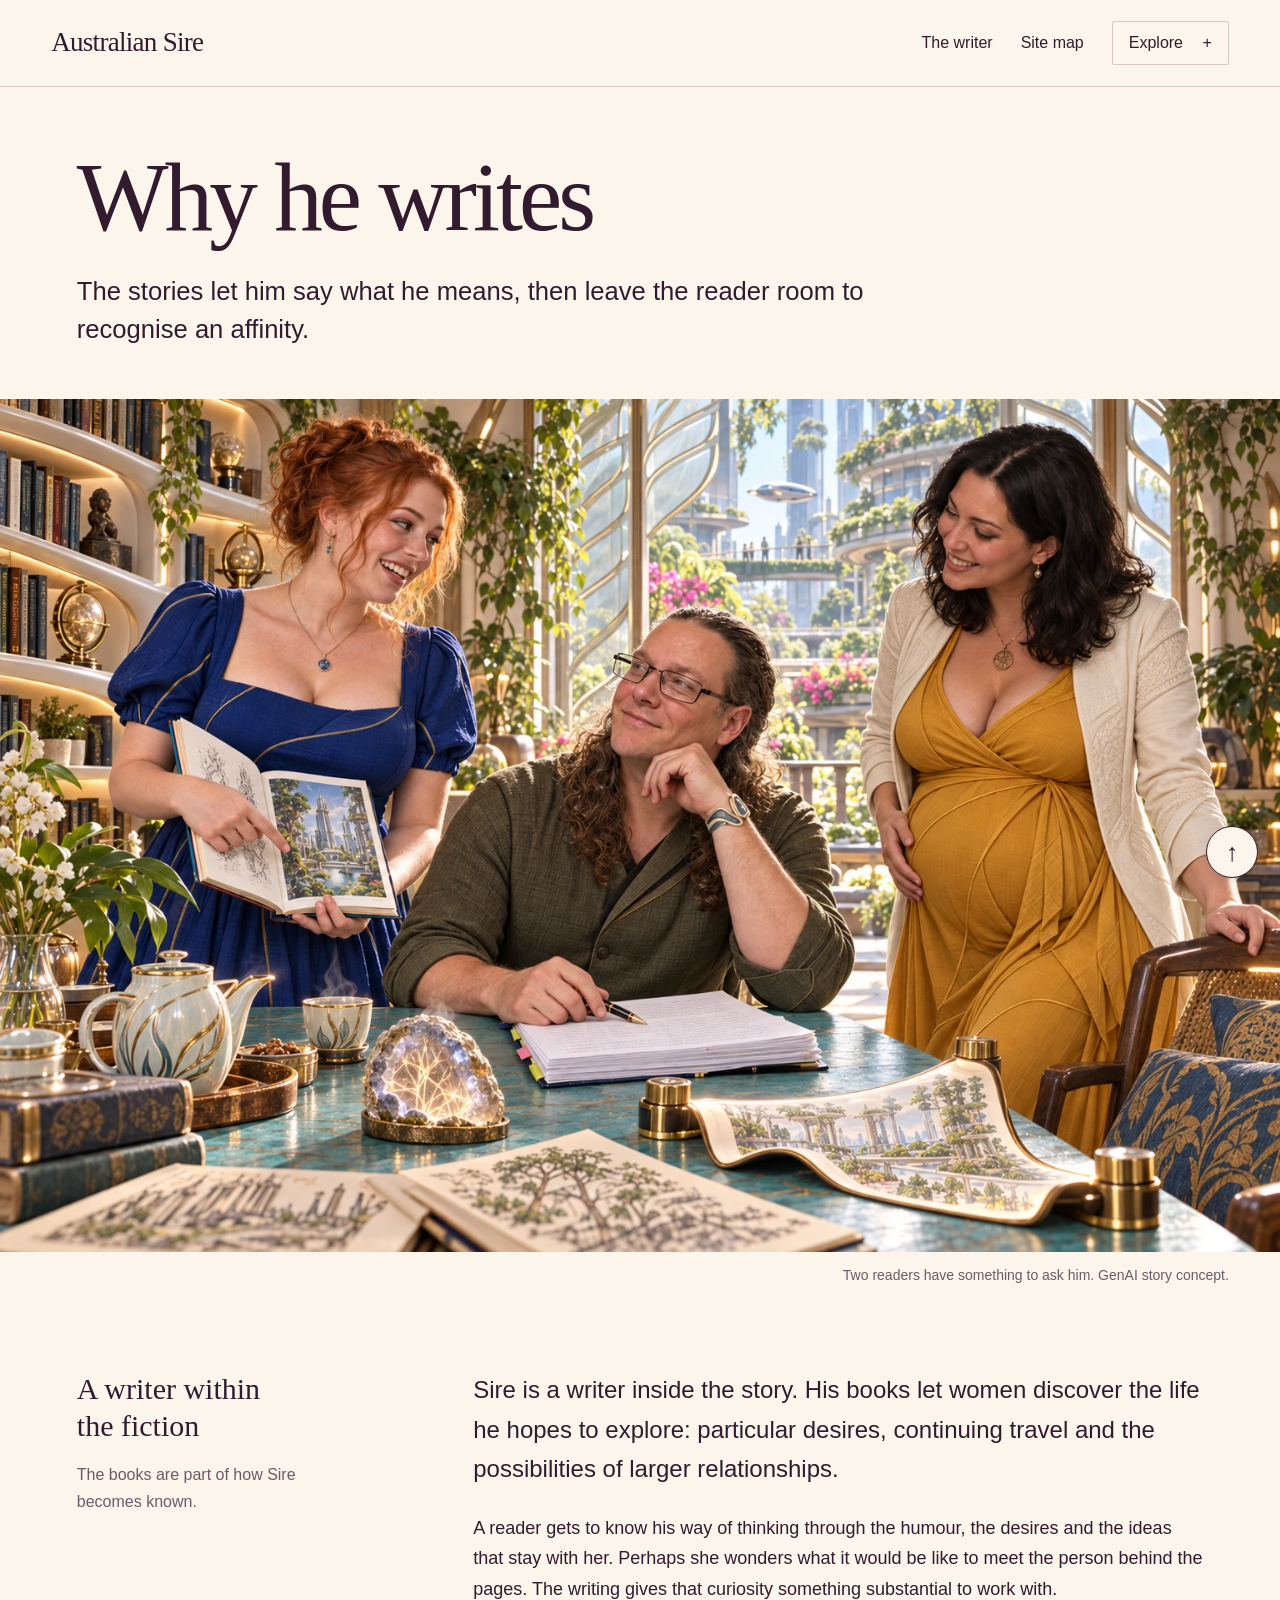
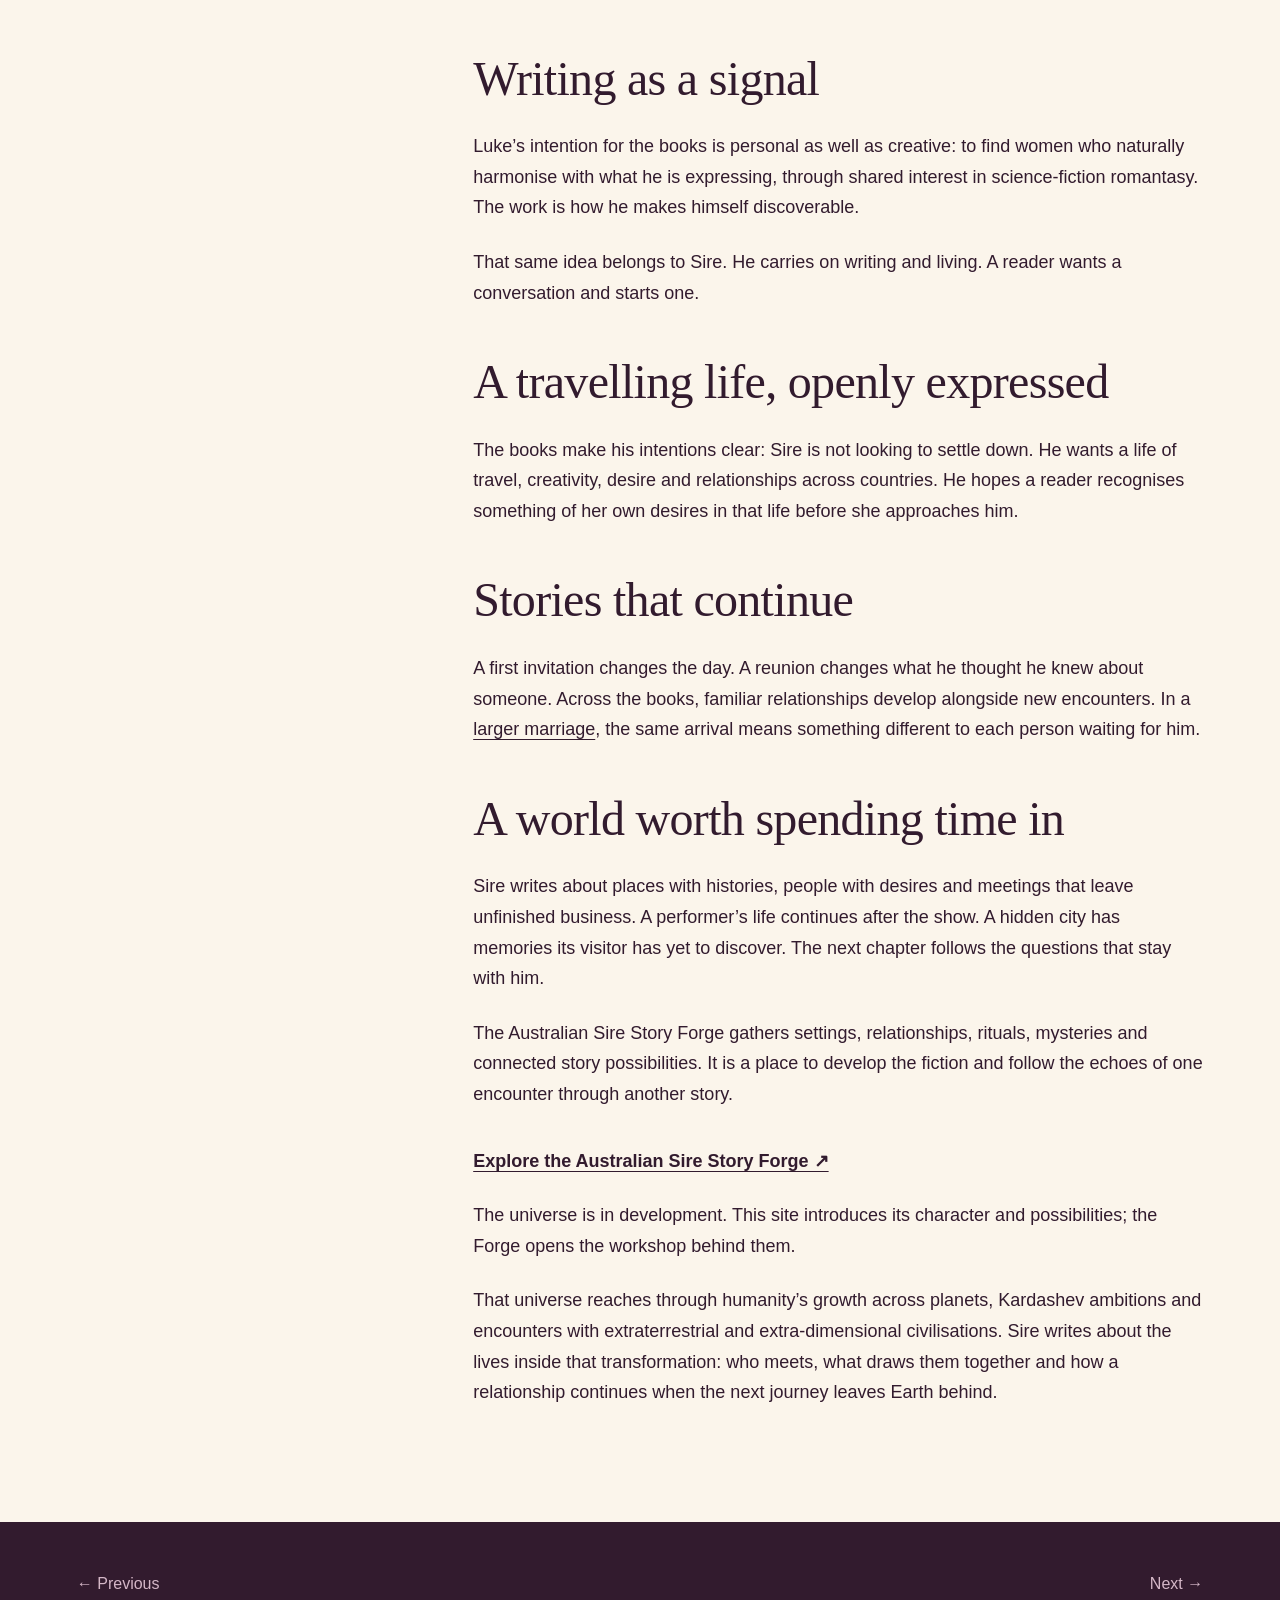
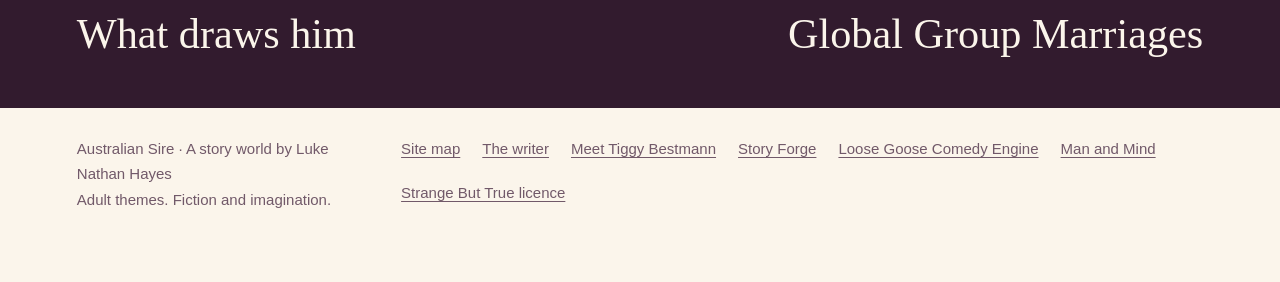
<file: writing.html>
<!doctype html>
<html lang="en-AU"><head><meta charset="utf-8"><meta name="viewport" content="width=device-width,initial-scale=1"><meta name="description" content="Why Australian Sire writes, and how the books become a signal to readers who share his interests."><meta name="theme-color" content="#661d38"><title>Why he writes | Australian Sire</title><link rel="icon" href="assets/favicon.ico"><link rel="apple-touch-icon" href="assets/icon-180.png"><link rel="stylesheet" href="assets/site.css?v=20261001-public"><script defer src="assets/site.js?v=20261001-direct-prose"></script></head>
<body class="" id="top"><a class="skip" href="#main">Skip to content</a><header class="site-header"><a class="brand" href="index.html">Australian Sire</a><div class="header-links"><a href="writer.html">The writer</a><a href="sitemap.html">Site map</a><details class="menu"><summary>Explore</summary><nav aria-label="Chapters"><a href="index.html">Australian Sire</a><a href="desire.html">What draws him</a><a href="writing.html" aria-current="page">Why he writes</a><a href="group-marriages.html">Global Group Marriages</a><a href="encounters.html">How encounters begin</a><a href="worlds.html">The worlds around him</a><a href="journey.html">Every country and territory</a><a href="abundance.html">Joyful responsible abundance</a><a href="writer.html">The writer behind Sire</a><a href="sitemap.html">Find your way</a></nav></details></div></header>
<main id="main"><div class="masthead"><h1>Why he writes</h1><p class="intro">The stories let him say what he means, then leave the reader room to recognise an affinity.</p></div><figure class="hero "><img src="assets/reading-room-invitation.webp" alt="Two adult readers, one visibly pregnant in saffron, begin a lively conversation with Sire over an illustrated book in a colourful reading room." width="1536" height="1024" fetchpriority="high"><figcaption>Two readers have something to ask him. GenAI story concept.</figcaption></figure>
<div class="prose-layout" id="profile"><aside><p class="aside-title">A writer within the fiction</p><p class="aside-note">The books are part of how Sire becomes known.</p></aside><article class="article" aria-label="Why he writes">
<p class="lead">Sire is a writer inside the story. His books let women discover the life he hopes to explore: particular desires, continuing travel and the possibilities of larger relationships.</p>
<p>A reader gets to know his way of thinking through the humour, the desires and the ideas that stay with her. Perhaps she wonders what it would be like to meet the person behind the pages. The writing gives that curiosity something substantial to work with.</p>
<h2>Writing as a signal</h2>
<p>Luke’s intention for the books is personal as well as creative: to find women who naturally harmonise with what he is expressing, through shared interest in science-fiction romantasy. The work is how he makes himself discoverable.</p>
<p>That same idea belongs to Sire. He carries on writing and living. A reader wants a conversation and starts one.</p>
<h2>A travelling life, openly expressed</h2>
<p>The books make his intentions clear: Sire is not looking to settle down. He wants a life of travel, creativity, desire and relationships across countries. He hopes a reader recognises something of her own desires in that life before she approaches him.</p>
<h2>Stories that continue</h2>
<p>A first invitation changes the day. A reunion changes what he thought he knew about someone. Across the books, familiar relationships develop alongside new encounters. In a <a href="group-marriages.html">larger marriage</a>, the same arrival means something different to each person waiting for him.</p>
<h2>A world worth spending time in</h2>
<p>Sire writes about places with histories, people with desires and meetings that leave unfinished business. A performer’s life continues after the show. A hidden city has memories its visitor has yet to discover. The next chapter follows the questions that stay with him.</p>
<p>The Australian Sire Story Forge gathers settings, relationships, rituals, mysteries and connected story possibilities. It is a place to develop the fiction and follow the echoes of one encounter through another story.</p>
<p><a class="text-link" href="https://auraofintelligence.github.io/australian-sire-story-forge/">Explore the Australian Sire Story Forge ↗</a></p>
<p>The universe is in development. This site introduces its character and possibilities; the Forge opens the workshop behind them.</p>
<p>That universe reaches through humanity’s growth across planets, Kardashev ambitions and encounters with extraterrestrial and extra-dimensional civilisations. Sire writes about the lives inside that transformation: who meets, what draws them together and how a relationship continues when the next journey leaves Earth behind.</p></article></div></main>
<nav class="page-turn" aria-label="Previous and next chapters"><a rel="prev" href="desire.html"><span>← Previous</span><strong>What draws him</strong></a><a rel="next" href="group-marriages.html"><span>Next →</span><strong>Global Group Marriages</strong></a></nav><footer class="site-footer"><p>Australian Sire · A story world by Luke Nathan Hayes<br>Adult themes. Fiction and imagination.</p><nav aria-label="Footer"><a href="sitemap.html">Site map</a><a href="writer.html">The writer</a><a href="https://auraofintelligence.github.io/tiggy-bestmann/">Meet Tiggy Bestmann</a><a href="https://auraofintelligence.github.io/australian-sire-story-forge/">Story Forge</a><a href="https://auraofintelligence.github.io/loose-goose-comedy-engine/">Loose Goose Comedy Engine</a><a href="https://auraofintelligence.github.io/luke-nathan-hayes-man-and-mind/">Man and Mind</a><a href="https://github.com/auraofintelligence/australiansire/blob/main/LICENCE.md">Strange But True licence</a></nav></footer><a class="to-top" href="#top" aria-label="Back to top">↑</a></body></html>
</file>
<file: assets/site.css>
:root{--paper:#fbf5eb;--ink:#321b2e;--muted:#715969;--wine:#661d38;--coral:#dd492f;--gold:#eeb967;--line:#d9c7c4;--serif:Georgia,'Times New Roman',serif;--sans:'Segoe UI',Arial,sans-serif}*{box-sizing:border-box}html{scroll-behavior:smooth;scroll-padding-top:2rem}body{margin:0;background:var(--paper);color:var(--ink);font-family:var(--sans);font-size:18px;line-height:1.7}a{color:inherit;text-underline-offset:.22em}a:hover{color:var(--wine)}a:focus-visible,button:focus-visible,input:focus-visible,summary:focus-visible{outline:3px solid #057e93;outline-offset:5px}button,input{font:inherit}.skip{position:absolute;top:-100px;background:var(--paper);z-index:30;padding:1rem}.skip:focus{top:0}.site-header{padding:20px 4vw;display:flex;align-items:center;justify-content:space-between;gap:25px;border-bottom:1px solid var(--line)}.brand{text-decoration:none;font-family:var(--serif);font-size:27px;white-space:nowrap;letter-spacing:-.7px}.header-links{display:flex;gap:28px;align-items:center;font-size:16px}.header-links>a{text-decoration:none}.menu{position:relative}.menu summary{cursor:pointer;list-style:none;border:1px solid var(--line);padding:7px 16px;border-radius:2px}.menu summary::-webkit-details-marker{display:none}.menu summary:after{content:' +';padding-left:15px}.menu[open] summary:after{content:' −'}.menu nav{position:absolute;right:0;top:60px;width:320px;z-index:20;background:var(--paper);box-shadow:0 15px 50px #321b2e22;border:1px solid var(--line);padding:18px}.menu nav a{display:block;padding:8px 12px;text-decoration:none;font-size:16px}.menu nav a[aria-current=page]{background:#eadedc}.masthead{max-width:1500px;margin:auto;padding:60px 6vw 50px}.masthead h1{font-family:var(--serif);font-weight:400;line-height:1.03;letter-spacing:-4px;font-size:clamp(54px,7.6vw,112px);margin:0 0 25px;max-width:1150px}.masthead .intro{font-size:clamp(20px,2vw,27px);line-height:1.5;max-width:850px;margin:0}.home .masthead{display:grid;grid-template-columns:1.4fr .8fr;align-items:end;gap:45px;padding-top:60px;padding-bottom:48px}.home .masthead h1{font-size:clamp(68px,8.8vw,136px);margin:0}.home .masthead .intro{font-size:21px}.hero{margin:0;position:relative}.hero img{display:block;width:100%;height:clamp(370px,46vw,730px);object-fit:cover;object-position:center 43%;background:#513845}.hero figcaption{font-size:14px;color:var(--muted);padding:12px 4vw;text-align:right}.chapter-strip{background:var(--wine);color:var(--paper);padding:19px 6vw;display:flex;justify-content:space-between;gap:30px}.chapter-strip a{color:var(--paper);text-decoration:none}.chapter-strip a:hover{text-decoration:underline}.prose-layout{max-width:1300px;margin:auto;padding:70px 6vw 90px;display:grid;grid-template-columns:220px minmax(0,730px);gap:60px;justify-content:space-between}.aside-title{font-family:var(--serif);font-size:30px;line-height:1.25;margin:0}.aside-note{font-size:16px;color:var(--muted);line-height:1.7}.article h2,.feature h2,.oracle h2{font-family:var(--serif);font-weight:400;line-height:1.2;letter-spacing:-.7px;font-size:clamp(32px,4vw,48px);margin:0 0 24px}.article h2:not(:first-child){margin-top:45px}.article p{margin:0 0 24px}.article .lead{font-size:24px;line-height:1.65}.pullquote{margin:40px 0;font-family:var(--serif);font-size:clamp(30px,4vw,44px);line-height:1.3;color:var(--wine)}.feature{background:#e8c6b8;display:grid;grid-template-columns:1fr 1fr;align-items:center}.feature img{width:100%;height:100%;min-height:420px;object-fit:cover}.feature-copy{padding:60px 6vw}.feature-copy p{max-width:550px}.text-link{display:inline-block;margin-top:12px;font-weight:600}.chapter-list{max-width:1300px;padding:65px 6vw 85px;margin:auto}.chapter-list h2{font-family:var(--serif);font-size:46px;font-weight:400;margin:0 0 30px}.chapter-grid{display:grid;grid-template-columns:repeat(2,minmax(0,1fr));gap:0 60px}.chapter-card{padding:25px 0;border-top:1px solid var(--line);text-decoration:none;display:grid;grid-template-columns:40px 1fr 20px;gap:10px}.chapter-card .number{color:var(--muted);font-size:16px}.chapter-card h3{font-family:var(--serif);font-size:29px;line-height:1.2;font-weight:400;margin:0 0 10px}.chapter-card p{margin:0;color:var(--muted);font-size:17px;line-height:1.6}.chapter-card:hover h3{text-decoration:underline;text-underline-offset:5px}.oracle{background:#e6e8db;padding:60px 6vw}.oracle-inner{max-width:1120px;margin:auto}.oracle>div>p{max-width:800px}.oracle-controls{display:flex;flex-wrap:wrap;gap:15px;margin:30px 0}.oracle-controls label{display:flex;align-items:center;gap:12px;border:1px solid #a7aa92;background:#f7f7ec;padding:13px 18px;cursor:pointer}.oracle-controls input{accent-color:var(--wine);width:20px;height:20px}.oracle-controls label:has(input:checked){background:var(--wine);color:white}.oracle-result{max-width:850px;min-height:205px;padding:25px 30px;background:var(--paper)}.oracle-result h3{font-family:var(--serif);font-size:30px;font-weight:400;margin:0 0 12px}.oracle-result p{margin:0}.oracle-note{font-size:16px;color:#4e5748}.page-turn{background:var(--ink);color:var(--paper);padding:48px 6vw;display:grid;grid-template-columns:1fr 1fr;gap:45px}.page-turn a{text-decoration:none;color:inherit;max-width:600px}.page-turn a:last-child{text-align:right;justify-self:end}.page-turn span{display:block;font-size:16px;color:#d4b7c7;margin-bottom:12px}.page-turn strong{font-family:var(--serif);font-weight:400;font-size:clamp(25px,3.3vw,43px);line-height:1.2;display:block}.page-turn a:hover strong{text-decoration:underline;text-underline-offset:8px}.site-footer{padding:28px 6vw 70px;display:flex;justify-content:space-between;gap:25px;font-size:15px;color:var(--muted)}.site-footer p{margin:0}.site-footer nav{display:flex;gap:12px 22px;flex-wrap:wrap}.to-top{position:fixed;bottom:22px;right:22px;z-index:10;background:var(--paper);color:var(--ink);border:1px solid var(--ink);border-radius:50%;width:52px;height:52px;display:grid;place-items:center;text-decoration:none;font-size:25px;box-shadow:0 4px 15px #321b2e20}.sources p{font-size:17px}.no-js{font-size:16px}.portrait.hero img{object-position:center 36%}.small-heading{font-size:24px!important}::selection{background:#f0bd90;color:var(--ink)}@media(min-width:1700px){.hero img{height:760px}}@media(max-width:850px){.home .masthead{grid-template-columns:1fr;gap:24px}.home .masthead h1{font-size:85px}.home .masthead .intro{max-width:650px}.prose-layout{grid-template-columns:1fr;gap:32px;padding-top:45px;padding-bottom:50px}.aside-note{max-width:600px}.feature{grid-template-columns:1fr}.feature img{min-height:0;max-height:450px}.chapter-grid{gap:0 30px}.header-links>a:first-child{display:none}}@media(max-width:560px){body{font-size:17px}.site-header{padding:16px 5vw;gap:10px}.brand{font-size:23px}.header-links{gap:12px}.header-links>a{display:none}.menu summary{font-size:16px;padding:5px 10px}.menu nav{width:min(310px,90vw)}.masthead,.home .masthead{padding:36px 6vw 32px}.masthead h1{font-size:55px;letter-spacing:-2.2px}.home .masthead h1{font-size:70px;letter-spacing:-3px}.masthead .intro,.home .masthead .intro{font-size:20px}.hero img{height:430px;object-position:54% center}.hero figcaption{text-align:left;font-size:14px;padding:12px 6vw}.chapter-strip{font-size:15px;gap:20px}.chapter-strip span{max-width:180px}.prose-layout{gap:20px}.article .lead{font-size:22px}.chapter-grid{grid-template-columns:1fr}.chapter-list{padding-top:40px;padding-bottom:50px}.feature-copy{padding:38px 6vw}.page-turn{gap:25px;padding:35px 6vw}.page-turn strong{font-size:27px}.site-footer{flex-direction:column;gap:15px}.oracle{padding:40px 6vw}.oracle-controls{flex-direction:column}.oracle-result{padding:24px;min-height:280px}.to-top{width:46px;height:46px;right:15px;bottom:15px}}@media(prefers-reduced-motion:reduce){html{scroll-behavior:auto}*{transition:none!important}}
:root .hero img[src$="festival.webp"]{object-position:center 10%}
:root .hero img[src$="manuscript-studio.webp"]{object-position:center 10%}
.feature img[src$="island-conversation.webp"]{height:auto;min-height:0;max-height:none;align-self:center;object-fit:contain}
.hero img[src$="theatre-reception.webp"],.hero img[src$="reading-room-invitation.webp"],.hero img[src$="shared-table-evening.webp"]{height:auto;max-height:none;object-fit:contain}

.hero img[src$="arrivals-reunion.webp"]{height:auto;max-height:none;object-fit:contain}
</file>
